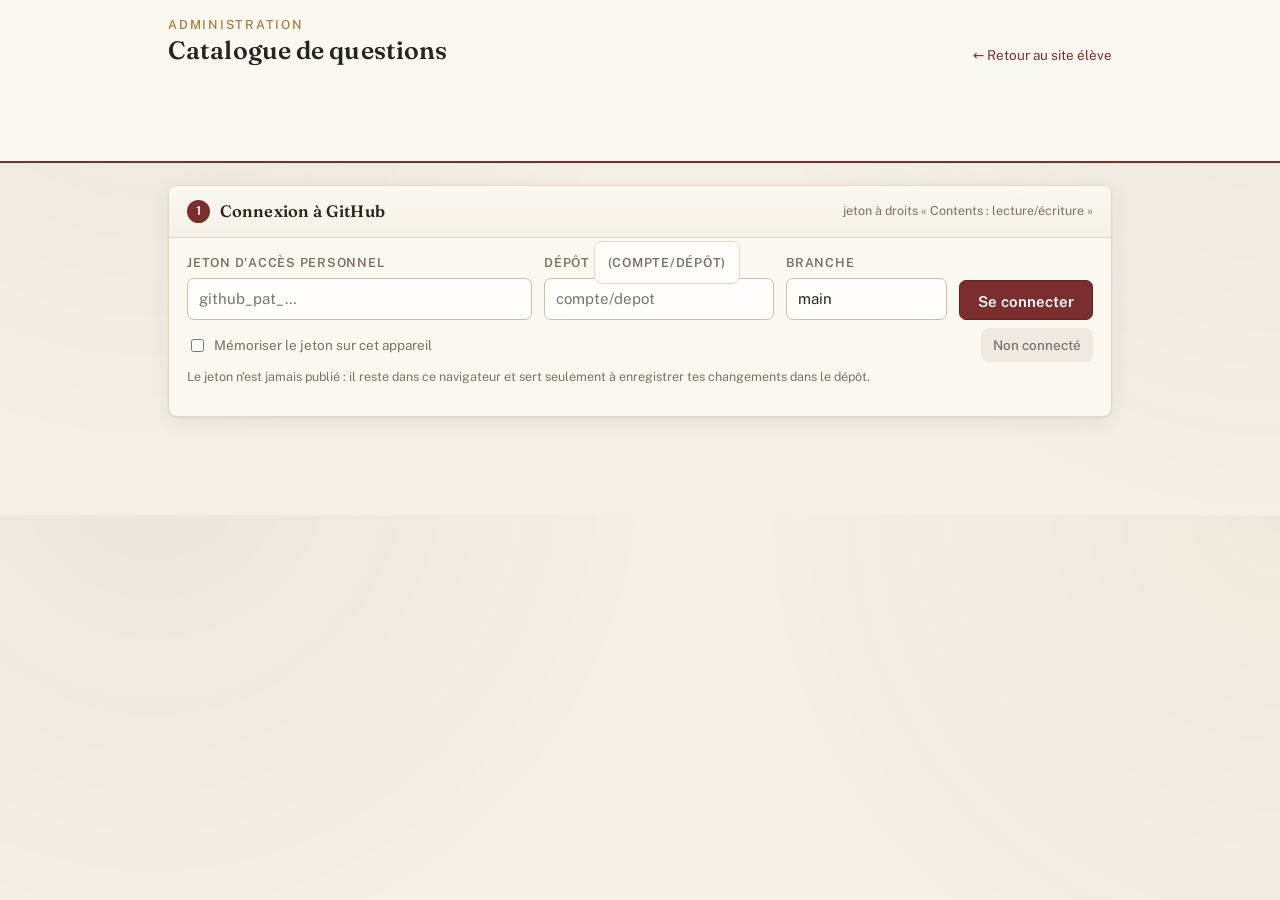
<file: admin/index.html>
<!doctype html>
<html lang="fr">
<head>
<meta charset="utf-8" />
<meta name="viewport" content="width=device-width, initial-scale=1.0" />
<meta name="robots" content="noindex" />
<title>Administration — Catalogue de questions</title>
<link rel="preconnect" href="https://fonts.googleapis.com">
<link rel="preconnect" href="https://fonts.gstatic.com" crossorigin>
<link href="https://fonts.googleapis.com/css2?family=Fraunces:opsz,wght@9..144,500;9..144,600&family=Public+Sans:ital,wght@0,400;0,500;0,600;1,400&display=swap" rel="stylesheet">
<style>
  :root{
    --bg:#f4efe7; --panel:#fbf8f2; --ink:#2a2420; --muted:#7b7167;
    --line:#e0d7c8; --line-strong:#cbbfab;
    --burgundy:#7a2e2e; --burgundy-deep:#5e2222; --burgundy-soft:#f0e2df;
    --gold:#a07d3a; --ok:#3f7d4e; --ok-bg:#e7f1e8; --err:#a53b2f; --err-bg:#f6e4e1;
    --radius:9px; --shadow:0 1px 2px rgba(42,36,32,.06),0 6px 22px rgba(42,36,32,.07);
  }
  *{box-sizing:border-box}
  html,body{margin:0}
  body{
    background:var(--bg);
    background-image:radial-gradient(circle at 12% -10%,rgba(122,46,46,.05),transparent 40%),
                     radial-gradient(circle at 100% 0,rgba(160,125,58,.06),transparent 38%);
    color:var(--ink); font-family:"Public Sans",system-ui,sans-serif; font-size:15px; line-height:1.5;
  }
  h1,h2,h3{font-family:"Fraunces",Georgia,serif; font-weight:600; letter-spacing:.1px; margin:0}
  a{color:var(--burgundy)}
  .wrap{max-width:980px; margin:0 auto; padding:0 18px 80px}

  header.top{
    border-bottom:2px solid var(--burgundy); background:var(--panel);
    padding:18px 0 16px; margin-bottom:22px; box-shadow:0 1px 0 rgba(0,0,0,.03);
  }
  .top .wrap{display:flex; align-items:flex-end; justify-content:space-between; gap:16px; flex-wrap:wrap}
  .top h1{font-size:25px; line-height:1.15}
  .top h1 small{display:block; font-family:"Public Sans"; font-weight:500; font-size:12.5px;
    letter-spacing:.14em; text-transform:uppercase; color:var(--gold); margin-bottom:4px}
  .backlink{font-size:13.5px; text-decoration:none; white-space:nowrap}
  .backlink:hover{text-decoration:underline}

  .card{background:var(--panel); border:1px solid var(--line); border-radius:var(--radius);
    box-shadow:var(--shadow); margin:0 0 18px; overflow:hidden}
  .card > .head{display:flex; align-items:center; gap:10px; padding:13px 18px;
    border-bottom:1px solid var(--line); background:linear-gradient(#fbf8f2,#f6f1e8)}
  .card > .head .n{width:23px;height:23px;border-radius:50%;background:var(--burgundy);color:#fff;
    font-size:12.5px;font-weight:600;display:grid;place-items:center;font-family:"Public Sans";flex:0 0 auto}
  .card > .head h2{font-size:16.5px}
  .card > .head .hint{margin-left:auto;color:var(--muted);font-size:12.5px;font-weight:400}
  .card > .body{padding:16px 18px}

  label.fld{display:block; margin:0 0 13px}
  label.fld > span.lab{display:block; font-size:12.5px; font-weight:600; color:var(--muted);
    text-transform:uppercase; letter-spacing:.06em; margin-bottom:5px}
  label.fld > span.sub{font-weight:400;text-transform:none;letter-spacing:0;color:var(--muted)}
  input[type=text],input[type=number],select,textarea{
    width:100%; padding:9px 11px; border:1px solid var(--line-strong); border-radius:7px;
    background:#fffdf9; color:var(--ink); font:inherit; transition:border-color .15s,box-shadow .15s}
  textarea{min-height:74px; resize:vertical; line-height:1.5}
  input:focus,select:focus,textarea:focus{outline:none; border-color:var(--burgundy);
    box-shadow:0 0 0 3px var(--burgundy-soft)}
  input[readonly]{background:#efe9df; color:var(--muted); cursor:default; font-family:ui-monospace,monospace; font-size:13.5px}
  .row{display:grid; gap:14px}
  .row.c2{grid-template-columns:1fr 1fr}
  .row.c3{grid-template-columns:1fr 1fr 1fr}
  @media(max-width:680px){.row.c2,.row.c3{grid-template-columns:1fr}}

  button{font:inherit; cursor:pointer; border-radius:7px; border:1px solid transparent; transition:all .15s}
  .btn{background:var(--burgundy); color:#fff; border-color:var(--burgundy-deep); padding:10px 18px; font-weight:600}
  .btn:hover{background:var(--burgundy-deep)}
  .btn:disabled{opacity:.45; cursor:not-allowed}
  .btn.ghost{background:#fff; color:var(--burgundy); border-color:var(--line-strong)}
  .btn.ghost:hover{border-color:var(--burgundy); background:var(--burgundy-soft)}
  .btn.danger{background:#fff;color:var(--err);border-color:#e3c4bd}
  .btn.danger:hover{background:var(--err-bg)}
  .btn.sm{padding:6px 12px; font-size:13px}
  .btn-add{background:var(--burgundy-soft); color:var(--burgundy-deep); border:1px dashed var(--line-strong);
    padding:8px 13px; font-weight:600; font-size:13.5px}
  .btn-add:hover{border-color:var(--burgundy); background:#f6e6e2}
  .x{background:none;border:none;color:var(--muted);font-size:18px;line-height:1;padding:2px 7px;border-radius:6px}
  .x:hover{background:var(--err-bg); color:var(--err)}

  .conn{display:grid; grid-template-columns:1.5fr 1fr .7fr auto; gap:12px; align-items:end}
  @media(max-width:680px){.conn{grid-template-columns:1fr}}
  .status{font-size:13.5px; font-weight:500; padding:7px 12px; border-radius:7px; display:inline-flex; gap:7px; align-items:center}
  .status.ok{background:var(--ok-bg); color:var(--ok)}
  .status.err{background:var(--err-bg); color:var(--err)}
  .status.idle{background:#efe9df; color:var(--muted)}
  .checkline{display:flex;align-items:center;gap:7px;font-size:13.5px;color:var(--muted);margin-top:8px}
  .checkline input{width:auto}

  .modebar{display:flex; gap:0; background:#efe7da; border:1px solid var(--line-strong); border-radius:9px; padding:4px; width:fit-content; flex-wrap:wrap}
  .modebar button{background:none; color:var(--muted); padding:8px 18px; font-weight:600; border-radius:6px}
  .modebar button.on{background:var(--burgundy); color:#fff; box-shadow:var(--shadow)}

  .sub{border:1px solid var(--line); border-radius:8px; background:#fffdf9; padding:13px; margin-bottom:11px; position:relative}
  .sub > .subhead{display:flex; align-items:center; gap:9px; margin-bottom:10px}
  .sub > .subhead .tag{font-size:11.5px; font-weight:700; letter-spacing:.05em; text-transform:uppercase; color:var(--burgundy)}
  .sub > .subhead .x{margin-left:auto}
  .listrow{display:flex; gap:8px; margin-bottom:7px; align-items:center}
  .listrow input[type=text]{flex:1}

  .muted{color:var(--muted)}
  .hide{display:none !important}
  .note{font-size:12.5px; color:var(--muted); margin-top:6px}
  .grid-cases{border-collapse:collapse; margin-top:8px}
  .grid-cases th,.grid-cases td{border:1px solid var(--line-strong); padding:7px 12px; text-align:center; font-size:13.5px}
  .grid-cases th{background:#f3ece0; font-weight:600}

  .filters{display:grid; grid-template-columns:repeat(4,1fr); gap:12px}
  @media(max-width:680px){.filters{grid-template-columns:1fr 1fr}}
  .qlist{max-height:260px; overflow:auto; border:1px solid var(--line); border-radius:8px; margin-top:12px; background:#fffdf9}
  .qitem{display:flex; gap:10px; align-items:center; padding:9px 13px; border-bottom:1px solid var(--line); cursor:pointer}
  .qitem:last-child{border-bottom:none}
  .qitem:hover{background:var(--burgundy-soft)}
  .qitem.sel{background:var(--burgundy-soft); box-shadow:inset 3px 0 0 var(--burgundy)}
  .qitem .qid{font-family:ui-monospace,monospace; font-size:12.5px; color:var(--burgundy-deep); flex:0 0 auto}
  .qitem .qtx{flex:1; font-size:13.5px; overflow:hidden; text-overflow:ellipsis; white-space:nowrap}
  .qitem .qmeta{font-size:11.5px; color:var(--muted); flex:0 0 auto}

  .actionbar{position:sticky; bottom:0; background:rgba(251,248,242,.96); backdrop-filter:blur(6px);
    border-top:2px solid var(--burgundy); margin-top:6px; padding:14px 0; z-index:10}
  .actionbar .wrap{display:flex; gap:12px; align-items:center; flex-wrap:wrap; padding-bottom:0}
  .actionbar .grow{flex:1}

  .toast{position:fixed; left:50%; bottom:84px; transform:translateX(-50%) translateY(20px);
    background:var(--ink); color:#fff; padding:12px 20px; border-radius:9px; box-shadow:var(--shadow);
    font-weight:500; opacity:0; pointer-events:none; transition:all .25s; z-index:50; max-width:90vw; text-align:center}
  .toast.show{opacity:1; transform:translateX(-50%) translateY(0)}
  .toast.err{background:var(--err)}
  .toast.ok{background:var(--ok)}

  details.preview summary{cursor:pointer; color:var(--muted); font-size:13px}
  pre.json{background:#2a2420; color:#e9e0d2; padding:14px; border-radius:8px; overflow:auto; font-size:12px; max-height:340px}
  code{font-family:ui-monospace,monospace; font-size:.92em; background:#efe7da; padding:1px 5px; border-radius:4px}

  /* ---- Sélecteur « Piger un document existant » ---- */
  .dp-overlay{position:fixed; inset:0; background:rgba(42,36,32,.55); backdrop-filter:blur(3px);
    display:grid; place-items:center; z-index:60; padding:18px}
  .dp-modal{background:var(--panel); border:1px solid var(--line-strong); border-radius:var(--radius);
    box-shadow:0 12px 40px rgba(42,36,32,.28); width:min(760px,94vw); max-height:86vh;
    display:flex; flex-direction:column; overflow:hidden}
  .dp-head{display:flex; align-items:center; gap:10px; padding:14px 18px; border-bottom:1px solid var(--line);
    background:linear-gradient(#fbf8f2,#f6f1e8)}
  .dp-head h3{font-family:"Fraunces",Georgia,serif; font-size:18px; margin:0}
  .dp-head .x{margin-left:auto}
  .dp-tools{padding:13px 18px; border-bottom:1px solid var(--line); display:flex; flex-direction:column; gap:10px}
  .dp-row2{display:flex; gap:12px; align-items:center; flex-wrap:wrap}
  .dp-chips{display:flex; gap:6px; background:#efe7da; border:1px solid var(--line-strong); border-radius:8px; padding:3px}
  .dp-chip{background:none; color:var(--muted); padding:6px 13px; font-weight:600; font-size:13px; border-radius:6px}
  .dp-chip.on{background:var(--burgundy); color:#fff}
  .dp-row2 select{flex:1; min-width:180px}
  .dp-list{overflow:auto; padding:8px; display:flex; flex-direction:column; gap:7px; background:#fffdf9}
  .dp-item{display:flex; gap:12px; align-items:center; text-align:left; width:100%; cursor:pointer;
    background:#fff; border:1px solid var(--line); border-radius:8px; padding:9px 11px}
  .dp-item:hover{border-color:var(--burgundy); background:var(--burgundy-soft)}
  .dp-thumb{flex:0 0 56px; width:56px; height:56px; border-radius:6px; overflow:hidden;
    display:grid; place-items:center; background:#f3ece0; border:1px solid var(--line)}
  .dp-thumb img{width:100%; height:100%; object-fit:cover; display:block}
  .dp-thumb.txt{color:var(--line-strong); font-size:24px; font-family:Georgia,serif}
  .dp-it-body{flex:1; min-width:0; display:flex; flex-direction:column; gap:3px}
  .dp-it-title{font-weight:600; font-size:14px; color:var(--ink); white-space:nowrap; overflow:hidden; text-overflow:ellipsis}
  .dp-it-snip{font-size:12.5px; color:var(--muted); line-height:1.4;
    display:-webkit-box; -webkit-line-clamp:2; -webkit-box-orient:vertical; overflow:hidden}
  .dp-it-meta{font-size:11px; color:var(--gold); text-transform:uppercase; letter-spacing:.04em;
    white-space:nowrap; overflow:hidden; text-overflow:ellipsis}
  .dp-pick{flex:0 0 auto; font-size:12.5px; font-weight:700; color:var(--burgundy); white-space:nowrap}
  .dp-empty{padding:26px 18px; text-align:center; color:var(--muted); font-size:13.5px}
  .dp-foot{display:flex; gap:12px; align-items:center; flex-wrap:wrap; padding:12px 18px;
    border-top:1px solid var(--line); background:var(--panel)}
  @media(max-width:680px){.dp-thumb{flex-basis:44px;width:44px;height:44px}}

  /* — Visibilité des blocs selon la compétence (classe du <body> : comp-oi / comp-c1 / comp-c2) — */
  body.comp-c1 .oi-only, body.comp-c2 .oi-only{display:none !important}
  body.comp-oi .c1-only, body.comp-oi .c2-only, body.comp-oi .cx-only{display:none !important}
  body.comp-c1 .c2-only, body.comp-c2 .c1-only{display:none !important}
  .autoBox{background:#f3efe6; border:1px dashed var(--line-strong); border-radius:var(--radius);
    padding:11px 14px; font-size:13.5px; color:#5b5446}
  .autoBullets{margin:6px 0 8px 18px; padding:0}
  .autoBullets li{font-size:13px; color:#5b5446; margin:2px 0}
  .voletCard{margin-top:10px}
  .docRefIn{flex:0 0 150px !important}
</style>
</head>
<body class="comp-oi">

<header class="top">
  <div class="wrap">
    <h1><small>Administration</small>Catalogue de questions</h1>
    <a class="backlink" id="backlink" href="../index.html">&larr; Retour au site &eacute;l&egrave;ve</a>
  </div>
</header>

<div class="wrap">

  <section class="card">
    <div class="head"><span class="n">1</span><h2>Connexion &agrave; GitHub</h2>
      <span class="hint">jeton &agrave; droits « Contents : lecture/&eacute;criture »</span></div>
    <div class="body">
      <div class="conn">
        <label class="fld" style="margin:0">
          <span class="lab">Jeton d'acc&egrave;s personnel</span>
          <input type="text" id="token" placeholder="github_pat_…" autocomplete="off" spellcheck="false">
        </label>
        <label class="fld" style="margin:0">
          <span class="lab">D&eacute;p&ocirc;t <span class="sub">(compte/d&eacute;p&ocirc;t)</span></span>
          <input type="text" id="repo" placeholder="compte/depot">
        </label>
        <label class="fld" style="margin:0">
          <span class="lab">Branche</span>
          <input type="text" id="branch" value="main">
        </label>
        <button class="btn" id="btnConnect" style="height:40px">Se connecter</button>
      </div>
      <div class="checkline">
        <input type="checkbox" id="remember"><label for="remember" style="margin:0;cursor:pointer">M&eacute;moriser le jeton sur cet appareil</label>
        <span style="flex:1"></span>
        <span class="status idle" id="connStatus">Non connect&eacute;</span>
      </div>
      <p class="note">Le jeton n'est jamais publi&eacute; : il reste dans ce navigateur et sert seulement &agrave; enregistrer tes changements dans le d&eacute;p&ocirc;t.</p>
    </div>
  </section>

  <div id="editor" class="hide">

    <section class="card">
      <div class="head"><span class="n">2</span><h2>Que veux-tu faire ?</h2></div>
      <div class="body">
        <div class="modebar">
          <button id="modeNew" class="on">&#65291; Nouvelle question</button>
          <button id="modeEdit">&#9998; Modifier une question existante</button>
        </div>
        <div id="editPicker" class="hide" style="margin-top:16px">
          <div class="filters">
            <label class="fld" style="margin:0"><span class="lab">Ann&eacute;e</span>
              <select id="fNiveau"><option value="">Toutes</option><option value="3">3e secondaire</option><option value="4">4e secondaire</option></select></label>
            <label class="fld" style="margin:0"><span class="lab">Op&eacute;ration</span>
              <select id="fOp"><option value="">Toutes</option></select></label>
            <label class="fld" style="margin:0"><span class="lab">R&eacute;alit&eacute; sociale</span>
              <select id="fRealite"><option value="">Toutes</option></select></label>
            <label class="fld" style="margin:0"><span class="lab">Recherche</span>
              <input type="text" id="fSearch" placeholder="mot-cl&eacute;, id…"></label>
          </div>
          <div class="qlist" id="qlist"></div>
          <div style="display:flex; gap:10px; margin-top:12px; flex-wrap:wrap">
            <button class="btn ghost sm" id="btnDuplicate" disabled>&#128203; Dupliquer en nouvelle</button>
            <button class="btn danger sm" id="btnDelete" disabled>&#128465; Supprimer cette question</button>
          </div>
        </div>
      </div>
    </section>

    <section class="card">
      <div class="head"><span class="n">3</span><h2>Identification</h2></div>
      <div class="body">
        <div class="row">
          <label class="fld"><span class="lab">Identifiant <span class="sub" id="qidHint">(g&eacute;n&eacute;r&eacute; automatiquement)</span></span>
            <input type="text" id="qid" spellcheck="false" readonly>
            <div class="checkline hide" id="qidCustomWrap" style="margin-top:6px">
              <input type="checkbox" id="qidCustom"><label for="qidCustom" style="margin:0;cursor:pointer">Personnaliser l'identifiant</label>
            </div></label>
          <input type="hidden" id="qnumero"><!-- num&eacute;ro g&eacute;r&eacute; automatiquement en coulisses -->
        </div>
        <div class="row">
          <label class="fld"><span class="lab">Type de question</span>
            <select id="qcomp">
              <option value="oi">Op&eacute;ration intellectuelle (questions courtes)</option>
              <option value="c1">Comp&eacute;tence 1 &mdash; Caract&eacute;riser une p&eacute;riode (sch&eacute;ma /8)</option>
              <option value="c2">Comp&eacute;tence 2 &mdash; Interpr&eacute;ter une r&eacute;alit&eacute; sociale (texte de 150 mots /8)</option>
            </select></label>
        </div>
        <div class="row c3">
          <label class="fld"><span class="lab">R&eacute;alit&eacute; sociale</span><select id="qrealite"></select></label>
          <label class="fld oi-only"><span class="lab">Op&eacute;ration intellectuelle</span><select id="qop"></select></label>
          <label class="fld"><span class="lab">P&eacute;riode <span class="sub">(d&eacute;duite de la r&eacute;alit&eacute;)</span></span>
            <input type="text" id="qperiode" readonly tabindex="-1" style="background:#f3efe6;color:#5b5446"></label>
        </div>
      </div>
    </section>

    <section class="card">
      <div class="head"><span class="n">4</span><h2>&Eacute;nonc&eacute;</h2></div>
      <div class="body">
        <label class="fld c2-only"><span class="lab">Mise en situation <span class="sub">(facultatif &mdash; court paragraphe affich&eacute; avant la consigne)</span></span><textarea id="qcontexte"></textarea></label>
        <label class="fld"><span class="lab">Consigne</span><textarea id="qprompt"></textarea></label>
        <div class="c2-only">
          <label class="fld" style="margin-bottom:7px"><span class="lab">&laquo;&nbsp;Dans ton texte, tu devras :&nbsp;&raquo; <span class="sub">(les deux attentes du texte &mdash; l&rsquo;intro est ajout&eacute;e automatiquement)</span></span></label>
          <div id="sousConsignes"></div>
          <button class="btn-add" id="addSousConsigne" type="button">&#65291; Ajouter une attente</button>
        </div>
        <div class="cx-only" style="margin-top:14px">
          <label class="fld" style="margin-bottom:4px"><span class="lab">Consignes (puces) <span class="sub">&mdash; g&eacute;n&eacute;r&eacute;es automatiquement d&rsquo;apr&egrave;s les documents</span></span></label>
          <div class="autoBox">
            <ul class="autoBullets" id="autoBulletsPreview"></ul>
            <label class="checkline" style="margin:0"><input type="checkbox" id="bulletsCustom"> Personnaliser les consignes</label>
          </div>
          <div id="bulletsCustomWrap" class="hide" style="margin-top:8px">
            <div id="cxBullets"></div>
            <button class="btn-add" id="addCxBullet" type="button">&#65291; Ajouter une consigne</button>
          </div>
        </div>
        <details class="preview oi-only">
          <summary>Options avanc&eacute;es : puces &amp; mots en gras <span class="muted">(surtout pour la causalit&eacute;)</span></summary>
          <div style="padding-top:12px">
            <label class="fld" style="margin-bottom:7px"><span class="lab">Puces <span class="sub">(&eacute;l&eacute;ments &agrave; relier)</span></span></label>
            <div id="bullets"></div>
            <button class="btn-add" id="addBullet" type="button">&#65291; Ajouter une puce</button>
            <label class="fld" style="margin:18px 0 7px"><span class="lab">Instructions <span class="sub">(fragments ; coche « gras » pour les mots &agrave; mettre en gras)</span></span></label>
            <div id="instructions"></div>
            <button class="btn-add" id="addInstr" type="button">&#65291; Ajouter un fragment</button>
            <p class="note">Astuce : pour une question de causalit&eacute;, on a typiquement « Fais des phrases compl&egrave;tes… » avec <em>but / cause / cons&eacute;quence / explication</em> en gras.</p>
          </div>
        </details>
      </div>
    </section>

    <section class="card">
      <div class="head"><span class="n">5</span><h2>Espace de r&eacute;ponse</h2></div>
      <div class="body">
        <label class="fld oi-only" style="max-width:380px"><span class="lab">Type de r&eacute;ponse</span>
          <select id="rsType">
            <option value="lines">Lignes de r&eacute;ponse</option>
            <option value="labeled-list">Liste &agrave; libell&eacute;s (lettres)</option>
            <option value="chrono-ordering">Mise en ordre chronologique</option>
            <option value="before-after-axis">Axe avant / apr&egrave;s</option>
            <option value="checkbox-table">Tableau &agrave; cocher</option>
            <option value="category-buckets">Classer en cat&eacute;gories</option>
            <option value="timeline-segments">P&eacute;riodes sur une ligne du temps</option>
          </select></label>
        <div id="rsFields" class="oi-only"></div>

        <div id="c1Schema" class="c1-only">
          <p class="note" style="margin-top:0">Sch&eacute;ma invariant des &eacute;preuves C1 : un objet de description et deux mises en relation (1&nbsp;&eacute;l&eacute;ment central + 2&nbsp;satellites chacune). Saisis uniquement les libell&eacute;s des bulles &mdash; tout le reste est g&eacute;n&eacute;r&eacute; automatiquement.</p>
          <label class="fld"><span class="lab">Bulle &laquo;&nbsp;objet de la description&nbsp;&raquo;</span><input type="text" id="c1Objet" placeholder="ex. Famille linguistique"></label>
          <div class="sub voletCard">
            <div class="subhead"><span class="tag">Premi&egrave;re mise en relation</span></div>
            <label class="fld"><span class="lab">&Eacute;l&eacute;ment central</span><input type="text" id="c1r1c" placeholder="ex. Mode de vie"></label>
            <div class="row c2">
              <label class="fld"><span class="lab">Satellite 1</span><input type="text" id="c1r1s1"></label>
              <label class="fld"><span class="lab">Satellite 2</span><input type="text" id="c1r1s2"></label>
            </div>
          </div>
          <div class="sub voletCard">
            <div class="subhead"><span class="tag">Deuxi&egrave;me mise en relation</span></div>
            <label class="fld"><span class="lab">&Eacute;l&eacute;ment central</span><input type="text" id="c1r2c"></label>
            <div class="row c2">
              <label class="fld"><span class="lab">Satellite 1</span><input type="text" id="c1r2s1"></label>
              <label class="fld"><span class="lab">Satellite 2</span><input type="text" id="c1r2s2"></label>
            </div>
          </div>
        </div>

        <div id="c2Schema" class="c2-only">
          <p class="note" style="margin-top:0">Sch&eacute;ma invariant des &eacute;preuves C2 : deux volets (&eacute;l&eacute;ment de r&eacute;ponse + explication). La page &laquo;&nbsp;Texte de 150 mots&nbsp;&raquo; et la note &laquo;&nbsp;seul le texte sera corrig&eacute;&nbsp;&raquo; sont ajout&eacute;es automatiquement.</p>
          <label class="fld"><span class="lab">Titre central du sch&eacute;ma <span class="sub">(facultatif &mdash; encadr&eacute; au-dessus des deux volets)</span></span><input type="text" id="c2Titre" placeholder="ex. La r&eacute;cession des ann&eacute;es 1980"></label>
          <div class="sub voletCard">
            <div class="subhead"><span class="tag">Volet 1</span></div>
            <label class="fld"><span class="lab">Consigne &laquo;&nbsp;Indique&hellip;&nbsp;&raquo;</span><input type="text" id="c2v1i" placeholder="ex. Indique un effet de la r&eacute;cession sur les emplois."></label>
            <label class="fld"><span class="lab">Consigne &laquo;&nbsp;Explique&hellip;&nbsp;&raquo;</span><input type="text" id="c2v1r" placeholder="ex. Explique pourquoi cela se produit."></label>
          </div>
          <div class="sub voletCard">
            <div class="subhead"><span class="tag">Volet 2</span></div>
            <label class="fld"><span class="lab">Consigne &laquo;&nbsp;Indique&hellip;&nbsp;&raquo;</span><input type="text" id="c2v2i"></label>
            <label class="fld"><span class="lab">Consigne &laquo;&nbsp;Explique&hellip;&nbsp;&raquo;</span><input type="text" id="c2v2r"></label>
          </div>
        </div>
      </div>
    </section>

    <section class="card">
      <div class="head"><span class="n">6</span><h2>R&eacute;glettes d'&eacute;valuation</h2>
        <span class="hint">choisis une r&eacute;glette pr&eacute;m&eacute;moris&eacute;e pour aller vite</span></div>
      <div class="body">
        <div class="cx-only">
          <div class="autoBox" id="autoGridInfo"></div>
          <div class="c2-only row c2" style="margin-top:12px">
            <label class="fld" style="margin:0"><span class="lab">Libell&eacute; de la 1<sup>re</sup> ligne de la grille</span><input type="text" id="c2Row1" value="Premier &eacute;l&eacute;ment de r&eacute;ponse"></label>
            <label class="fld" style="margin:0"><span class="lab">Libell&eacute; de la 2<sup>e</sup> ligne</span><input type="text" id="c2Row2" value="Deuxi&egrave;me &eacute;l&eacute;ment de r&eacute;ponse"></label>
          </div>
        </div>
        <div id="reglettes" class="oi-only"></div>
        <button class="btn-add oi-only" id="addReglette" type="button">&#65291; Ajouter une r&eacute;glette</button>
      </div>
    </section>

    <section class="card">
      <div class="head"><span class="n">7</span><h2>Documents</h2>
        <span class="hint">encadr&eacute;s affich&eacute;s sous la question</span></div>
      <div class="body">
        <div id="documents"></div>
        <div style="display:flex; gap:9px; flex-wrap:wrap">
          <button class="btn-add" data-layout="text-only" type="button">&#65291; Texte</button>
          <button class="btn-add" data-layout="image-only" type="button">&#65291; Image</button>
          <button class="btn-add" data-layout="text-image" type="button">&#65291; Texte + image</button>
          <button class="btn-add" id="btnPickDoc" type="button" style="border-style:solid; margin-left:auto">&#128206; Piger un document existant</button>
        </div>
        <label class="checkline" style="margin-top:10px"><input type="checkbox" id="qCantSplit"> Garder tous les documents ensemble <span class="sub">(ne pas r&eacute;partir les documents sur deux pages)</span></label>
        <details class="preview" style="margin-top:14px">
          <summary>T&eacute;l&eacute;verser une image dans le d&eacute;p&ocirc;t</summary>
          <div class="sub" style="margin-top:10px">
            <div class="row c2">
              <label class="fld" style="margin:0"><span class="lab">Fichier image</span><input type="file" id="imgFile" accept="image/*"></label>
              <label class="fld" style="margin:0"><span class="lab">Dossier <span class="sub">(automatique, d'apr&egrave;s l'identifiant)</span></span><input type="text" id="imgFolder" readonly tabindex="-1" style="background:#f3efe6;color:#5b5446" placeholder="(d&eacute;fini par l'identifiant de la question)"></label>
            </div>
            <button class="btn ghost sm" id="btnUpload" type="button">&#8593; T&eacute;l&eacute;verser</button>
            <span id="uploadMsg" class="note"></span>
          </div>
        </details>
      </div>
    </section>

    <section class="card">
      <div class="head"><span class="n">8</span><h2>Corrig&eacute;</h2></div>
      <div class="body">
        <label class="fld oi-only" style="max-width:380px"><span class="lab">Forme du corrig&eacute;</span>
          <select id="corType">
            <option value="texte">Texte (r&eacute;ponse r&eacute;dig&eacute;e)</option>
            <option value="lettres">Lettres / positions</option>
            <option value="avant_apres">Avant / Apr&egrave;s</option>
            <option value="cases">Cases coch&eacute;es (tableau)</option>
            <option value="buckets">Classement par cat&eacute;gories</option>
          </select></label>
        <div id="corFields" class="oi-only"></div>

        <div id="c1Cor" class="c1-only">
          <p class="note" style="margin-top:0">Pour chaque bulle du sch&eacute;ma : la r&eacute;ponse attendue et, s&rsquo;il y a lieu, le document de r&eacute;f&eacute;rence (ex.&nbsp;&laquo;&nbsp;Document 4&nbsp;&raquo; &mdash; suggestions tir&eacute;es de la section&nbsp;7).</p>
          <label class="fld"><span class="lab">Objet de la description &mdash; <span class="c1hint" data-for="c1Objet"></span></span><input type="text" id="c1aObjet" placeholder="ex. Iroquoienne (ou Les Iroquoiens)"></label>
          <div class="sub voletCard">
            <div class="subhead"><span class="tag">Premi&egrave;re mise en relation</span></div>
            <label class="fld"><span class="lab">&Eacute;l&eacute;ment central &mdash; <span class="c1hint" data-for="c1r1c"></span></span></label>
            <div class="listrow"><input type="text" id="c1ar1c" placeholder="r&eacute;ponse attendue"><input type="text" id="c1ar1cd" class="docRefIn" list="docRefList" placeholder="Document n&deg;"></div>
            <label class="fld"><span class="lab">Satellite 1 &mdash; <span class="c1hint" data-for="c1r1s1"></span></span></label>
            <div class="listrow"><input type="text" id="c1ar1s1" placeholder="r&eacute;ponse attendue"><input type="text" id="c1ar1s1d" class="docRefIn" list="docRefList" placeholder="Document n&deg;"></div>
            <label class="fld"><span class="lab">Satellite 2 &mdash; <span class="c1hint" data-for="c1r1s2"></span></span></label>
            <div class="listrow"><input type="text" id="c1ar1s2" placeholder="r&eacute;ponse attendue"><input type="text" id="c1ar1s2d" class="docRefIn" list="docRefList" placeholder="Document n&deg;"></div>
          </div>
          <div class="sub voletCard">
            <div class="subhead"><span class="tag">Deuxi&egrave;me mise en relation</span></div>
            <label class="fld"><span class="lab">&Eacute;l&eacute;ment central &mdash; <span class="c1hint" data-for="c1r2c"></span></span></label>
            <div class="listrow"><input type="text" id="c1ar2c" placeholder="r&eacute;ponse attendue"><input type="text" id="c1ar2cd" class="docRefIn" list="docRefList" placeholder="Document n&deg;"></div>
            <label class="fld"><span class="lab">Satellite 1 &mdash; <span class="c1hint" data-for="c1r2s1"></span></span></label>
            <div class="listrow"><input type="text" id="c1ar2s1" placeholder="r&eacute;ponse attendue"><input type="text" id="c1ar2s1d" class="docRefIn" list="docRefList" placeholder="Document n&deg;"></div>
            <label class="fld"><span class="lab">Satellite 2 &mdash; <span class="c1hint" data-for="c1r2s2"></span></span></label>
            <div class="listrow"><input type="text" id="c1ar2s2" placeholder="r&eacute;ponse attendue"><input type="text" id="c1ar2s2d" class="docRefIn" list="docRefList" placeholder="Document n&deg;"></div>
          </div>
        </div>

        <div id="c2Cor" class="c2-only">
          <p class="note" style="margin-top:0">Pour chaque volet : les r&eacute;ponses accept&eacute;es (alternatives &laquo;&nbsp;OU&nbsp;&raquo;, une par ligne) et, s&rsquo;il y a lieu, les documents de r&eacute;f&eacute;rence.</p>
          <div class="sub voletCard">
            <div class="subhead"><span class="tag">Volet 1</span></div>
            <label class="fld"><span class="lab">&Eacute;l&eacute;ments de r&eacute;ponse accept&eacute;s</span></label>
            <div id="c2e1"></div><button class="btn-add addC2" data-target="c2e1" data-ph="r&eacute;ponse accept&eacute;e" type="button">&#65291; Alternative</button>
            <label class="fld" style="margin-top:8px"><span class="lab">Document(s) de r&eacute;f&eacute;rence <span class="sub">(facultatif)</span></span><input type="text" id="c2e1d" list="docRefList" placeholder="ex. Document 5"></label>
            <label class="fld" style="margin-top:8px"><span class="lab">Explications accept&eacute;es</span></label>
            <div id="c2r1"></div><button class="btn-add addC2" data-target="c2r1" data-ph="explication accept&eacute;e" type="button">&#65291; Alternative</button>
            <label class="fld" style="margin-top:8px"><span class="lab">Document(s) de r&eacute;f&eacute;rence <span class="sub">(facultatif)</span></span><input type="text" id="c2r1d" list="docRefList" placeholder="ex. Documents 2 et 4"></label>
          </div>
          <div class="sub voletCard">
            <div class="subhead"><span class="tag">Volet 2</span></div>
            <label class="fld"><span class="lab">&Eacute;l&eacute;ments de r&eacute;ponse accept&eacute;s</span></label>
            <div id="c2e2"></div><button class="btn-add addC2" data-target="c2e2" data-ph="r&eacute;ponse accept&eacute;e" type="button">&#65291; Alternative</button>
            <label class="fld" style="margin-top:8px"><span class="lab">Document(s) de r&eacute;f&eacute;rence <span class="sub">(facultatif)</span></span><input type="text" id="c2e2d" list="docRefList" placeholder="ex. Document 3"></label>
            <label class="fld" style="margin-top:8px"><span class="lab">Explications accept&eacute;es</span></label>
            <div id="c2r2"></div><button class="btn-add addC2" data-target="c2r2" data-ph="explication accept&eacute;e" type="button">&#65291; Alternative</button>
            <label class="fld" style="margin-top:8px"><span class="lab">Document(s) de r&eacute;f&eacute;rence <span class="sub">(facultatif)</span></span><input type="text" id="c2r2d" list="docRefList" placeholder="ex. Documents 1 et 6"></label>
          </div>
          <details class="preview" style="margin-top:12px">
            <summary>Remarques de correction &amp; texte mod&egrave;le <span class="muted">(facultatif)</span></summary>
            <div style="padding-top:12px">
              <label class="fld" style="margin-bottom:7px"><span class="lab">Remarques de la cl&eacute; <span class="sub">(rendues en italique gris dans le guide)</span></span></label>
              <div id="c2Remarques"></div>
              <button class="btn-add" id="addC2Rem" type="button">&#65291; Remarque</button>
              <label class="fld" style="margin-top:14px"><span class="lab">Texte mod&egrave;le &mdash; volet 1</span><textarea id="c2txt1"></textarea></label>
              <label class="fld"><span class="lab">Texte mod&egrave;le &mdash; volet 2</span><textarea id="c2txt2"></textarea></label>
            </div>
          </details>
        </div>
        <datalist id="docRefList"></datalist>
      </div>
    </section>

    <details class="preview card" style="box-shadow:none">
      <summary style="padding:12px 18px">Voir le JSON de cette question (avanc&eacute;)</summary>
      <div style="padding:0 18px 16px"><pre class="json" id="jsonPreview"></pre></div>
    </details>

  </div>
</div>

<div class="actionbar hide" id="actionbar">
  <div class="wrap">
    <button class="btn" id="btnPublish">&#10003; Publier sur GitHub</button>
    <button class="btn ghost" id="btnReset">R&eacute;initialiser le formulaire</button>
    <span class="grow"></span>
    <span class="muted" id="catalogInfo"></span>
  </div>
</div>

<!-- Sélecteur « Piger un document existant » -->
<div class="dp-overlay hide" id="docPicker" aria-hidden="true">
  <div class="dp-modal" role="dialog" aria-label="Piger un document existant">
    <div class="dp-head">
      <h3>Piger un document existant</h3>
      <button class="x" type="button" data-close aria-label="Fermer">&times;</button>
    </div>
    <div class="dp-tools">
      <input type="text" id="dpSearch" placeholder="Rechercher dans les titres, le texte, la r&eacute;alit&eacute; sociale&hellip;">
      <div class="dp-row2">
        <div class="dp-chips">
          <button type="button" class="dp-chip on" data-type="all">Tous</button>
          <button type="button" class="dp-chip" data-type="text">Avec texte</button>
          <button type="button" class="dp-chip" data-type="image">Avec image</button>
        </div>
        <select id="dpRealite"></select>
      </div>
    </div>
    <div class="dp-list" id="dpList"></div>
    <div class="dp-foot">
      <span class="muted" id="dpCount"></span>
      <span style="flex:1"></span>
      <span class="note" style="margin:0">Chaque s&eacute;lection cr&eacute;e une <strong>copie ind&eacute;pendante</strong>.</span>
      <button class="btn ghost sm" type="button" data-close>Termin&eacute;</button>
    </div>
  </div>
</div>

<div class="toast" id="toast"></div>

<script src="../assets/js/data.js"></script>
<script>
(function(){
  'use strict';
  const $ = s => document.querySelector(s);
  const $$ = (s,root)=> Array.from((root||document).querySelectorAll(s));
  const DATA = window.DATA || { realites_sociales:[], operations_intellectuelles:[], questions:[] };

  const store = { sha:null, file:{questions:[]}, currentIndex:-1, mode:'new' };
  let presets = [];
  let presetBySig = {};
  let opRegGroups = {};  // opération de question -> ensemble des opLabels de réglettes réellement utilisés avec elle
  // signature normalisée d'une réglette (ignore id/label, traite null et "" pareil, ordre de clés fixe)
  function regSig(r){
    if(!r) return '';
    const o={ type:r.type, opLabel:r.opLabel||'', maxPoints:r.maxPoints };
    if(r.type==='complex'){
      o.rows=(r.rows||[]).map(x=>({precise:(x.precise==null?'':x.precise), condition:(x.condition==null?'':x.condition), points:String(x.points)}));
    } else {
      o.levels=(r.levels||[]).map(x=>({points:String(x.points), condition:(x.condition==null?'':x.condition)}));
    }
    if(r.footnote) o.footnote=r.footnote;
    return JSON.stringify(o);
  }
  let numeroTouched = false;

  // ===================== Compétences 1 & 2 : invariants =====================
  // Grille C1 invariante (/8) — copie conforme de R_C1_DESCRIPTION_8PT (data.js).
  const C1_GRID = {
    type: "c1-grid",
    opLabel: "Caractériser une période de l'histoire du Québec et du Canada",
    critere: "Critère : représentation cohérente d'une période de l'histoire du Québec et du Canada",
    maxPoints: 8,
    objet: {
      title: "Indiquer l'objet de la description",
      levels: [
        { condition: "L'élève indique correctement l'objet de la description.", points: "2 points" },
        { condition: "L'élève indique plus ou moins correctement l'objet de la description.", points: "1 point" },
        { condition: "L'élève indique incorrectement ou n'indique pas l'objet de la description.", points: "0 point" }
      ]
    },
    relationTitle: "Préciser les éléments mis en relation",
    relationLabels: ["Première mise en relation", "Deuxième mise en relation"],
    relationMatrix: [
      { central: "L'élève précise correctement l'élément central",
        branches: [
          { condition: "et précise les deux autres éléments.", points: "3 points" },
          { condition: "et précise l'un des deux autres éléments.", points: "2 points" },
          { condition: "mais ne précise pas les deux autres éléments.", points: "1 point" }
        ] },
      { central: "L'élève précise plus ou moins correctement l'élément central",
        branches: [
          { condition: "et précise les deux autres éléments.", points: "2 points" },
          { condition: "et précise l'un des deux autres éléments.", points: "1 point" },
          { condition: "mais ne précise pas les deux autres éléments.", points: "0 point" }
        ] },
      { central: "L'élève précise incorrectement ou ne précise pas l'élément central",
        branches: [
          { condition: "mais précise les deux autres éléments.", points: "1 point" },
          { condition: "mais précise l'un des deux autres éléments ou n'en précise pas.", points: "0 point" }
        ] }
    ]
  };
  // Grille C2 invariante (/8) — copie conforme de R_C2_INTERPRETATION_8PT (data.js) ; rowLabels personnalisables.
  const C2_GRID = {
    type: "c2-grid",
    opLabel: "Interpréter une réalité sociale",
    critere: "Critère : rigueur de l'interprétation",
    maxPoints: 8,
    rowLabels: ["Premier élément de réponse", "Deuxième élément de réponse"],
    colTitles: ["Indiquer les éléments de réponse", "Appuyer les éléments de réponse par des faits"],
    indiquer: {
      label: "L'élève indique l'élément de réponse",
      levels: [
        { condition: "correctement", points: "2 points" },
        { condition: "plus ou moins correctement", points: "1 point" }
      ],
      zero: { label: "L'élève indique incorrectement ou n'indique pas l'élément de réponse.", points: "0 point" }
    },
    appuyer: {
      label: "L'élève appuie l'élément de réponse de manière",
      levels: [
        { condition: "appropriée.", points: "2 points" },
        { condition: "plus ou moins appropriée.", points: "1 point" },
        { condition: "inappropriée.", points: "0 point" }
      ],
      faits: {
        label: "L'élève présente des faits",
        levels: [
          { condition: "exacts et pertinents.", points: "1 point" },
          { condition: "inexacts.", points: "0 point" }
        ]
      }
    }
  };
  const C2_NOTE = "Note : seul le texte sera corrigé.";
  const C2_SC_INTRO = "Dans ton texte, tu devras :";
  let comp = 'oi';   // 'oi' | 'c1' | 'c2'
  let cxRegId = null; // id de la réglette d'origine (préservé en édition C1/C2)
  function setComp(c, opts){
    comp = (c==='c1'||c==='c2') ? c : 'oi';
    $('#qcomp').value = comp;
    document.body.className = 'comp-'+comp;
    const gi = $('#autoGridInfo');
    if(gi) gi.innerHTML = comp==='c1'
      ? '<strong>R\u00e9glette g\u00e9n\u00e9r\u00e9e automatiquement</strong> : grille invariante \u00ab\u00a0Caract\u00e9riser une p\u00e9riode\u00a0\u00bb sur 8 points (objet /2 + deux mises en relation /3). Rien \u00e0 saisir ici.'
      : comp==='c2'
      ? '<strong>Grille g\u00e9n\u00e9r\u00e9e automatiquement</strong> : \u00ab\u00a0Interpr\u00e9ter une r\u00e9alit\u00e9 sociale\u00a0\u00bb sur 8 points (2 \u00e9l\u00e9ments \u00d7 4 points). Seuls les libell\u00e9s des deux lignes peuvent \u00eatre ajust\u00e9s ci-dessous (ex. \u00ab\u00a0Premi\u00e8re cause\u00a0\u00bb, \u00ab\u00a0Premier changement\u00a0\u00bb\u2026).'
      : '';
    if(!(opts && opts.keepId) && store.mode==='new'){ numeroTouched=false; applyAutoNumero(); applyAutoId(); }
    ensureCxSeeds();
    updateAutoBullets(); refreshDocRefList(); refreshPreview();
  }
  // amorce une rangée vide dans les listes C2 encore vides (sans toucher au reste du formulaire)
  function ensureCxSeeds(){
    if(comp!=='c2') return;
    if(!$('#sousConsignes').querySelector('.listrow')) stringListEditor($('#sousConsignes'), ['',''], 'ex. indiquer \u2026 et expliquer \u2026;');
    [1,2].forEach(i=>{
      if(!$('#c2e'+i).querySelector('.listrow')) stringListEditor($('#c2e'+i), [], 'r\u00e9ponse accept\u00e9e');
      if(!$('#c2r'+i).querySelector('.listrow')) stringListEditor($('#c2r'+i), [], 'explication accept\u00e9e');
    });
    if(!$('#c2Remarques').querySelector('.listrow')) stringListEditor($('#c2Remarques'), [], 'remarque de correction');
  }

  // ----- Génération automatique de l'identifiant -----
  const OP_SLUG = {
    '\u00c9tablir des faits':'faits',
    "Situer dans le temps et dans l'espace":'situer',
    'Mettre en relation des faits':'relation',
    '\u00c9tablir des liens de causalit\u00e9':'causalite',
    'D\u00e9terminer des causes et des cons\u00e9quences':'causes',
    'D\u00e9gager des diff\u00e9rences et des similitudes':'differences',
    'D\u00e9terminer des changements et des continuit\u00e9s':'changements'
  };
  const REAL_SLUG = {
    'experience-autochtones-projet-colonie':'experience-autochtones',
    'evolution-societe-coloniale':'evolution-coloniale',
    'conquete-changement-empire':'conquete',
    'revendications-luttes-nationales':'revendications',
    'formation-regime-federal':'fc',
    'nationalismes-autonomie-canada':'na',
    'modernisation-quebec':'mq',
    'choix-societe-quebec-contemporain':'cs'
  };
  function slugForReal(rid){ if(REAL_SLUG[rid]) return REAL_SLUG[rid]; return (rid||'').split('-').slice(0,2).join('-')||'q'; }
  function slugForOp(op){
    if(OP_SLUG[op]) return OP_SLUG[op];
    if(!op) return 'question';
    return op.toLowerCase().normalize('NFD').replace(/[\u0300-\u036f]/g,'').replace(/[^a-z0-9]+/g,'-').replace(/^-|-$/g,'').slice(0,18)||'question';
  }
  function allIds(){ const s=new Set(store.file.questions.map(q=>q.id)); (DATA.questions||[]).forEach(q=>s.add(q.id)); return s; }
  function genId(op){ const rs=slugForReal($('#qrealite').value), slug=(comp!=='oi')?comp:slugForOp(op), ids=allIds(); const base='q-'+rs+'-'+slug; let n=1; while(ids.has(base+'-'+n)) n++; return base+'-'+n; }
  function suggestNumero(realite){
    const want = comp==='c1' ? 1 : comp==='c2' ? 2 : 0;   // 0 = OI
    let mx=0;
    const scan = q=>{ if(q.realite_sociale_id!==realite) return;
      const qc = q.competence===1 ? 1 : q.competence===2 ? 2 : 0;
      if(qc!==want) return;
      if((+q.numero||0)>mx) mx=+q.numero; };
    store.file.questions.forEach(scan);
    if(want) (DATA.questions||[]).forEach(scan);   // C1/C2 : numéro unique par réalité ET compétence, catalogue de base inclus
    return mx+1;
  }
  function applyAutoId(){ if(store.mode!=='new') return; if($('#qidCustom').checked) return; $('#qid').value=genId($('#qop').value); updateImgFolder(); refreshPreview(); }
  function imgFolderFromId(){ return ($('#qid').value||'').trim().replace(/^q-/,''); }   // dossier images = identifiant sans le préfixe q-
  function updateImgFolder(){ const el=$('#imgFolder'); if(el) el.value=imgFolderFromId(); }
  function applyAutoNumero(){ if(store.mode!=='new'||numeroTouched) return; $('#qnumero').value=suggestNumero($('#qrealite').value); refreshPreview(); }
  function updatePeriode(){
    const el=$('#qperiode'); if(!el) return;
    const rel=DATA.realites_sociales.find(r=>r.id===$('#qrealite').value);
    el.value = rel ? ((rel.annee?rel.annee+'e secondaire':'?')+' \u00b7 dossier '+(rel.niveau!=null?rel.niveau:'?')) : '\u2014';
  }
  function initNewForm(){
    $('#qidCustom').checked=false; $('#qid').readOnly=true; numeroTouched=false;
    resetForm();
    if(!$('#qop').value) $('#qop').selectedIndex=0;
    if(!$('#qrealite').value) $('#qrealite').selectedIndex=0;
    applyAutoNumero(); applyAutoId(); updatePeriode();
  }
  // câblage (les éléments existent : le script est en fin de body)
  $('#qcomp').addEventListener('change', ()=>setComp($('#qcomp').value));
  $('#qop').addEventListener('change', ()=>{ applyAutoId(); refreshRegPresets(); refreshPreview(); });
  $('#qrealite').addEventListener('change', ()=>{ applyAutoNumero(); applyAutoId(); updatePeriode(); refreshPreview(); });
  $('#qnumero').addEventListener('input', ()=>{ numeroTouched=true; refreshPreview(); });
  $('#qid').addEventListener('input', ()=>{ updateImgFolder(); refreshPreview(); });
  $('#qidCustom').addEventListener('change', function(){
    if(this.checked){ $('#qid').readOnly=false; $('#qid').focus(); $('#qidHint').textContent='(personnalis\u00e9)'; }
    else { $('#qid').readOnly=true; $('#qidHint').textContent='(g\u00e9n\u00e9r\u00e9 automatiquement)'; applyAutoId(); }
  });

  function esc(s){return String(s==null?'':s).replace(/&/g,'&amp;').replace(/</g,'&lt;').replace(/>/g,'&gt;').replace(/"/g,'&quot;');}
  function toast(msg, kind){const t=$('#toast'); t.textContent=msg; t.className='toast show '+(kind||''); clearTimeout(t._t); t._t=setTimeout(()=>t.className='toast',3400);}
  function base64ToUtf8(b64){const bin=atob(String(b64).replace(/\s/g,'')); const bytes=Uint8Array.from(bin,c=>c.charCodeAt(0)); return new TextDecoder('utf-8').decode(bytes);}
  function utf8ToBase64(str){const bytes=new TextEncoder().encode(str); let bin=''; bytes.forEach(b=>bin+=String.fromCharCode(b)); return btoa(bin);}

  function fillSelect(sel, items, opt){opt=opt||{}; sel.innerHTML=(opt.blank?`<option value="">${opt.blank}</option>`:'');
    items.forEach(it=>{const o=document.createElement('option'); o.value=opt.value?opt.value(it):it; o.textContent=opt.label?opt.label(it):it; sel.appendChild(o);});}
  // réalités triées par année (3e puis 4e) puis par dossier, regroupées par année
  function fillRealiteSelect(sel, blank){
    const list=DATA.realites_sociales.map((r,idx)=>({r,idx})).sort((a,b)=>((a.r.annee||0)-(b.r.annee||0))||((a.r.niveau||0)-(b.r.niveau||0))||(a.idx-b.idx));
    const byYear={}; list.forEach(o=>{(byYear[o.r.annee||0]=byYear[o.r.annee||0]||[]).push(o.r);});
    let html=blank?'<option value="">'+esc(blank)+'</option>':'';
    Object.keys(byYear).sort((a,b)=>a-b).forEach(y=>{ html+='<optgroup label="'+esc(y)+'e secondaire">';
      byYear[y].forEach(r=>{ html+='<option value="'+esc(r.id)+'">'+esc(r.titre||r.id)+'</option>'; }); html+='</optgroup>'; });
    sel.innerHTML=html;
  }
  fillSelect($('#qop'), DATA.operations_intellectuelles);
  fillRealiteSelect($('#qrealite'));
  fillSelect($('#fOp'), DATA.operations_intellectuelles, {blank:'Toutes'});
  (function(){ const sel=$('#fOp');
    [['__c1','C1 \u2014 Caract\u00e9riser une p\u00e9riode'],['__c2','C2 \u2014 Interpr\u00e9ter une r\u00e9alit\u00e9 sociale']].forEach(p=>{
      const o=document.createElement('option'); o.value=p[0]; o.textContent=p[1]; sel.appendChild(o); });
  })();
  fillRealiteSelect($('#fRealite'), 'Toutes');

  (function buildPresets(){
    const seen=new Map();
    (DATA.questions||[]).forEach(q=>(q.reglettes||[]).forEach(r=>{
      if(!r || (r.type!=='simple' && r.type!=='complex')) return;   // les grilles c1-grid / c2-grid sont gérées à part (invariantes)
      const c=Object.assign({},r); delete c.id; delete c.label;
      const key=JSON.stringify(c);
      if(!seen.has(key)) seen.set(key,{rest:c,count:0});
      seen.get(key).count++;
    }));
    presets = Array.from(seen.values()).map((p,i)=>{
      const r=p.rest;
      const cond = r.type==='simple' ? ((r.levels&&r.levels[0]&&r.levels[0].condition)||'')
                                     : ((r.rows&&r.rows[0]&&(r.rows[0].precise||r.rows[0].condition))||'');
      return { i, group:r.opLabel||'&Eacute;tablir des liens de causalit&eacute;',
               label:r.maxPoints+' pt · '+String(cond).slice(0,52), count:p.count, reglette:r };
    }).sort((a,b)=> String(a.group).localeCompare(String(b.group)) || b.count-a.count);
    presets.forEach((p,k)=>{ p.i=k; });   // réindexer APRÈS le tri : p.i == position réelle dans le tableau
    presetBySig={}; presets.forEach(p=>{ const s=regSig(p.reglette); if(!(s in presetBySig)) presetBySig[s]=p.i; });
    opRegGroups={}; (DATA.questions||[]).forEach(q=>{ const op=q.operation||''; (q.reglettes||[]).forEach(r=>{ if(!r||(r.type!=='simple'&&r.type!=='complex')) return; (opRegGroups[op]=opRegGroups[op]||{})[r.opLabel||'']=1; }); });
  })();
  function presetSelectHTML(op){
    const allow = (op && opRegGroups[op]) ? opRegGroups[op] : null;   // filtre selon les réglettes réellement utilisées avec cette opération
    const groups={}; presets.forEach(p=>{ if(allow && !allow[p.group]) return; (groups[p.group]=groups[p.group]||[]).push(p); });
    let html='<option value="">— choisir une r&eacute;glette pr&eacute;m&eacute;moris&eacute;e —</option>';
    Object.keys(groups).sort().forEach(g=>{ html+='<optgroup label="'+esc(g)+'">';
      groups[g].forEach(p=>{html+='<option value="'+p.i+'">'+esc(p.label)+' (&times;'+p.count+')</option>';}); html+='</optgroup>'; });
    return html;
  }

  // ---- éditeurs de listes de chaînes ----
  function stringListEditor(container, values, placeholder){container.innerHTML='';
    (values&&values.length?values:['']).forEach(v=>addStringRow(container,v,placeholder));}
  function addStringRow(container,val,placeholder){
    const row=document.createElement('div'); row.className='listrow';
    row.innerHTML='<input type="text" value="'+esc(val)+'" placeholder="'+esc(placeholder||'')+'"><button class="x" type="button" title="Retirer">&times;</button>';
    row.querySelector('.x').onclick=()=>{row.remove(); refreshPreview();};
    row.querySelector('input').oninput=refreshPreview;
    container.appendChild(row);
  }
  function readStringList(container){ if(!container) return []; return $$('.listrow input[type=text]',container).map(i=>i.value).filter(v=>v.trim()!==''); }

  // ===================== GitHub API =====================
  function cfg(){return {token:$('#token').value.trim(), repo:$('#repo').value.trim(), branch:$('#branch').value.trim()||'main'};}
  function headers(){return {'Authorization':'Bearer '+cfg().token,'Accept':'application/vnd.github+json','X-GitHub-Api-Version':'2022-11-28'};}
  const FILE='assets/data/questions.json';
  function apiUrl(){const c=cfg(); return 'https://api.github.com/repos/'+c.repo+'/contents/'+FILE;}
  function httpMsg(s){
    if(s===401) return 'Jeton refus\u00e9 (401). V\u00e9rifie qu\u2019il est valide et non expir\u00e9.';
    if(s===403) return 'Acc\u00e8s refus\u00e9 (403). Le jeton manque de droits \u00ab Contents : \u00e9criture \u00bb.';
    if(s===404) return 'Introuvable (404). V\u00e9rifie le d\u00e9p\u00f4t et la branche.';
    return 'Erreur r\u00e9seau ('+s+').';
  }
  async function ghLoad(){
    const c=cfg();
    const res=await fetch(apiUrl()+'?ref='+encodeURIComponent(c.branch)+'&t='+Date.now(),{headers:headers()});
    if(res.status===404) return {sha:null, data:{questions:[]}};
    if(!res.ok) throw new Error(httpMsg(res.status));
    const j=await res.json();
    let raw=j.content;
    // Fichiers > 1 Mo : l'API « Contents » renvoie un contenu vide ; on lit alors le blob Git par son sha (jusqu'à 100 Mo).
    if((!raw || !String(raw).trim()) && j.sha){
      const rb=await fetch('https://api.github.com/repos/'+c.repo+'/git/blobs/'+j.sha+'?t='+Date.now(),{headers:headers()});
      if(!rb.ok) throw new Error(httpMsg(rb.status));
      raw=(await rb.json()).content;
    }
    let data; try{ data=JSON.parse(base64ToUtf8(raw)); }catch(e){ throw new Error('Le fichier questions.json est illisible.'); }
    if(Array.isArray(data)) data={questions:data};
    if(!Array.isArray(data.questions)) data.questions=[];
    return {sha:j.sha, data};
  }
  async function ghSave(message){
    const c=cfg();
    const body={message:message, content:utf8ToBase64(JSON.stringify(store.file,null,2)+'\n'), branch:c.branch};
    if(store.sha) body.sha=store.sha;
    const res=await fetch(apiUrl(),{method:'PUT',headers:Object.assign({'Content-Type':'application/json'},headers()),body:JSON.stringify(body)});
    if(!res.ok){ if(res.status===409) throw new Error('Conflit : le fichier a chang\u00e9 entre-temps. Reconnecte-toi pour recharger.'); throw new Error(httpMsg(res.status)); }
    const j=await res.json(); store.sha=j.content.sha;
  }
  async function ghUploadImage(file, path){
    const c=cfg();
    const b64=await new Promise((rs,rj)=>{const fr=new FileReader(); fr.onload=()=>rs(String(fr.result).split(',')[1]); fr.onerror=rj; fr.readAsDataURL(file);});
    const url='https://api.github.com/repos/'+c.repo+'/contents/'+path;
    let sha=null; try{const r=await fetch(url+'?ref='+c.branch,{headers:headers()}); if(r.ok) sha=(await r.json()).sha;}catch(e){}
    const body={message:'Image: '+path, content:b64, branch:c.branch}; if(sha) body.sha=sha;
    const res=await fetch(url,{method:'PUT',headers:Object.assign({'Content-Type':'application/json'},headers()),body:JSON.stringify(body)});
    if(!res.ok) throw new Error(httpMsg(res.status));
  }

  // ===================== Connexion =====================
  (function detect(){
    var urlRepo='';
    try{ const host=location.hostname, seg=location.pathname.split('/').filter(Boolean);
      if(host.endsWith('github.io') && seg.length) urlRepo=host.split('.')[0]+'/'+seg[0]; }catch(e){}
    if(urlRepo) $('#repo').value=urlRepo;   // l'adresse du site fait foi pour le dépôt
    try{
      if(!urlRepo){ const r=localStorage.getItem('hec_admin_repo'); if(r) $('#repo').value=r; } // repli (test local)
      // jeton mémorisé PROPRE À CE DÉPÔT (plusieurs sites d'un même compte partagent le localStorage du domaine)
      const t=localStorage.getItem('hec_admin_token::'+($('#repo').value||'_'));
      if(t){ $('#token').value=t; $('#remember').checked=true; }
    }catch(e){}
  })();
  function setStatus(kind,msg){const el=$('#connStatus'); el.className='status '+kind; el.textContent=msg;}
  function updateCatalogInfo(){$('#catalogInfo').textContent=store.file.questions.length+' question(s) \u00e9ditable(s)';}
  $('#btnConnect').onclick=async()=>{
    const c=cfg();
    if(!c.token){ setStatus('err','Entre ton jeton.'); return; }
    if(!c.repo.includes('/')){ setStatus('err','D\u00e9p\u00f4t au format compte/d\u00e9p\u00f4t.'); return; }
    setStatus('idle','Connexion…');
    try{
      const r=await ghLoad(); store.sha=r.sha; store.file=r.data; store.currentIndex=-1;
      try{ const tkey='hec_admin_token::'+c.repo;
        if($('#remember').checked){ localStorage.setItem(tkey,c.token); localStorage.setItem('hec_admin_repo',c.repo); }
        else { localStorage.removeItem(tkey); } }catch(e){}
      $('#editor').classList.remove('hide'); $('#actionbar').classList.remove('hide');
      setStatus('ok','Connect\u00e9 — '+r.data.questions.length+' question(s) dans le catalogue.');
      updateCatalogInfo(); renderQList(); if(store.mode==='new') initNewForm();
    }catch(e){ setStatus('err', e.message); }
  };

  // ===================== Mode =====================
  $('#modeNew').onclick=()=>setMode('new');
  $('#modeEdit').onclick=()=>setMode('edit');
  function setMode(m){
    store.mode=m;
    $('#modeNew').classList.toggle('on',m==='new');
    $('#modeEdit').classList.toggle('on',m==='edit');
    $('#editPicker').classList.toggle('hide',m!=='edit');
    $('#qidCustomWrap').classList.toggle('hide', m!=='new');
    $('#qidHint').textContent = (m==='new') ? '(g\u00e9n\u00e9r\u00e9 automatiquement)' : '(non modifiable)';
    if(m==='new'){ store.currentIndex=-1; initNewForm(); }
    else { $('#qid').readOnly=true; renderQList(); }
  }
  ['#fNiveau','#fOp','#fRealite'].forEach(s=>$(s).onchange=renderQList);
  $('#fSearch').oninput=renderQList;
  function renderQList(){
    const fn=$('#fNiveau').value, fo=$('#fOp').value, fr=$('#fRealite').value, fs=$('#fSearch').value.toLowerCase().trim();
    const list=$('#qlist'); list.innerHTML='';
    store.file.questions.forEach((q,idx)=>{
      const cat = q.competence===1 ? 'c1' : q.competence===2 ? 'c2' : 'oi';
      const opLabel = cat==='c1' ? 'C1 \u00b7 Caract\u00e9riser une p\u00e9riode' : cat==='c2' ? 'C2 \u00b7 Interpr\u00e9ter' : (q.operation||'');
      if(fn && String(q.annee)!==fn) return;
      if(fo){
        if(fo==='__c1'){ if(cat!=='c1') return; }
        else if(fo==='__c2'){ if(cat!=='c2') return; }
        else if(cat!=='oi' || q.operation!==fo) return;
      }
      if(fr && q.realite_sociale_id!==fr) return;
      const prompt=(q.questionBody&&q.questionBody.prompt)||'';
      if(fs && (q.id+' '+prompt+' '+opLabel).toLowerCase().indexOf(fs)<0) return;
      const it=document.createElement('div'); it.className='qitem'+(idx===store.currentIndex?' sel':'');
      it.innerHTML='<span class="qid">'+esc(q.id)+'</span><span class="qtx">'+esc(prompt)+'</span><span class="qmeta">'+esc(opLabel)+' · #'+q.numero+(q.annee?' · '+q.annee+'e sec':'')+'</span>';
      it.onclick=()=>{ store.currentIndex=idx; loadQuestion(store.file.questions[idx]); renderQList(); $('#btnDuplicate').disabled=false; $('#btnDelete').disabled=false; };
      list.appendChild(it);
    });
    if(!list.children.length) list.innerHTML='<div class="qitem muted" style="cursor:default">Aucune question ne correspond.</div>';
  }
  $('#btnDuplicate').onclick=()=>{
    if(store.currentIndex<0) return;
    const copy=JSON.parse(JSON.stringify(store.file.questions[store.currentIndex]));
    setMode('new'); loadQuestion(copy); cxRegId=null;
    $('#qidCustom').checked=false; $('#qid').readOnly=true; numeroTouched=false; applyAutoNumero(); applyAutoId();
    toast('Copie charg\u00e9e — nouvel identifiant attribu\u00e9. Publie pour l\u2019ajouter.','ok');
  };
  $('#btnDelete').onclick=async()=>{
    if(store.currentIndex<0) return;
    const q=store.file.questions[store.currentIndex];
    if(!confirm('Supprimer d\u00e9finitivement « '+q.id+' » du catalogue \u00e9ditable ?')) return;
    store.file.questions.splice(store.currentIndex,1); store.currentIndex=-1;
    try{ await ghSave('Suppression question '+q.id); updateCatalogInfo(); renderQList(); resetForm();
      $('#btnDuplicate').disabled=true; $('#btnDelete').disabled=true; toast('Question supprim\u00e9e et publi\u00e9e.','ok'); }
    catch(e){ toast(e.message,'err'); }
  };

  // ===================== Espace de réponse =====================
  let loadedRs=null;  // espace de réponse chargé (pour préserver ses champs avancés non édités)
  $('#rsType').onchange=()=>{ loadedRs=null; renderRsFields(); suggestCorType(); refreshPreview(); };
  function renderRsFields(state){
    const t=$('#rsType').value, box=$('#rsFields'); box.innerHTML='';
    if(t==='lines'){
      box.innerHTML='<label class="fld" style="max-width:240px"><span class="lab">Nombre de lignes</span><input type="number" id="rsCount" min="1" step="1" value="'+((state&&state.count)||4)+'"></label>';
      $('#rsCount').oninput=refreshPreview;
    } else if(t==='labeled-list'||t==='chrono-ordering'){
      const lab=t==='chrono-ordering'?'Cases (du plus ancien au plus r\u00e9cent)':'Libell\u00e9s (un par r\u00e9ponse attendue)';
      box.innerHTML='<label class="fld"><span class="lab">'+lab+'</span></label><div id="rsItems"></div><button class="btn-add" id="addRsItem" type="button">&#65291; Ajouter</button>';
      stringListEditor($('#rsItems'), state&&state.items, t==='chrono-ordering'?'ex. 1er (le plus ancien)':'ex. Le royaume de France');
      $('#addRsItem').onclick=()=>addStringRow($('#rsItems'),'','');
    } else if(t==='before-after-axis'){
      box.innerHTML='<div class="row c3">'+
        '<label class="fld"><span class="lab">Libell\u00e9 « avant »</span><input type="text" id="rsBefore" value="'+esc((state&&state.beforeLabel)||'Ant\u00e9riorit\u00e9 (Avant)')+'"></label>'+
        '<label class="fld"><span class="lab">Libell\u00e9 « apr\u00e8s »</span><input type="text" id="rsAfter" value="'+esc((state&&state.afterLabel)||'Post\u00e9riorit\u00e9 (Apr\u00e8s)')+'"></label>'+
        '<label class="fld"><span class="lab">\u00c9v\u00e9nement pivot</span><input type="text" id="rsPivot" value="'+esc((state&&state.pivot)||'')+'"></label></div>';
      ['#rsBefore','#rsAfter','#rsPivot'].forEach(s=>$(s).oninput=refreshPreview);
    } else if(t==='checkbox-table'){
      box.innerHTML='<div class="row c2">'+
        '<div><label class="fld"><span class="lab">Colonnes</span></label><div id="rsCols"></div><button class="btn-add" id="addCol" type="button">&#65291; Colonne</button></div>'+
        '<div><label class="fld"><span class="lab">Lignes</span></label><div id="rsRows"></div><button class="btn-add" id="addRow" type="button">&#65291; Ligne</button></div></div>';
      stringListEditor($('#rsCols'), state&&state.columns, 'ex. \u0152uvre profane');
      stringListEditor($('#rsRows'), state&&state.rows, 'ex. Document 1');
      $('#addCol').onclick=()=>{addStringRow($('#rsCols'),'',''); if($('#corType').value==='cases') renderCorFields();};
      $('#addRow').onclick=()=>{addStringRow($('#rsRows'),'',''); if($('#corType').value==='cases') renderCorFields();};
      ['#rsCols','#rsRows'].forEach(s=>$(s).addEventListener('input',()=>{ if($('#corType').value==='cases') renderCorFields(); }));
    } else if(t==='category-buckets'){
      box.innerHTML='<label class="fld"><span class="lab">Cat\u00e9gories <span class="sub">(nom + nombre d\u2019\u00e9l\u00e9ments attendus)</span></span></label><div id="rsCats"></div><button class="btn-add" id="addCat" type="button">&#65291; Cat\u00e9gorie</button>';
      const cats=(state&&state.categories)||[], slots=(state&&state.slots)||[]; const wrap=$('#rsCats'); wrap.innerHTML='';
      (cats.length?cats:['']).forEach((c,i)=>addCatRow(wrap,c,slots[i]));
      $('#addCat').onclick=()=>{ addCatRow(wrap,'',null); if($('#corType').value==='buckets') renderCorFields(); };
    } else if(t==='timeline-segments'){
      box.innerHTML='<label class="fld"><span class="lab">P\u00e9riodes <span class="sub">(lettre + intervalle, ex. A &middot; 1840\u20131848)</span></span></label><div id="rsPeriods"></div><button class="btn-add" id="addPeriod" type="button">&#65291; P\u00e9riode</button>';
      const per=(state&&state.periods)||[{letter:'A',range:''}]; const wrap=$('#rsPeriods'); wrap.innerHTML='';
      per.forEach(p=>addPeriodRow(wrap,p.letter,p.range));
      $('#addPeriod').onclick=()=>{ const n=$$('#rsPeriods .listrow').length; addPeriodRow(wrap,String.fromCharCode(65+n),''); };
    }
  }
  function addCatRow(wrap,name,slot){
    const row=document.createElement('div'); row.className='listrow';
    row.innerHTML='<input type="text" class="catName" value="'+esc(name)+'" placeholder="ex. Famille algonquienne"><input type="number" class="catSlots" min="0" step="1" style="flex:0 0 110px" value="'+(slot!=null?slot:'')+'" placeholder="nb"><button class="x" type="button">&times;</button>';
    row.querySelector('.x').onclick=()=>{row.remove(); if($('#corType').value==='buckets') renderCorFields(); refreshPreview();};
    row.querySelectorAll('input').forEach(i=>i.oninput=()=>{ if($('#corType').value==='buckets') renderCorFields(); refreshPreview(); });
    wrap.appendChild(row);
  }
  function addPeriodRow(wrap,letter,range){
    const row=document.createElement('div'); row.className='listrow';
    row.innerHTML='<input type="text" class="perLetter" style="flex:0 0 70px" value="'+esc(letter)+'" placeholder="A"><input type="text" class="perRange" value="'+esc(range)+'" placeholder="1840\u20131848"><button class="x" type="button">&times;</button>';
    row.querySelector('.x').onclick=()=>{row.remove();refreshPreview();};
    row.querySelectorAll('input').forEach(i=>i.oninput=refreshPreview);
    wrap.appendChild(row);
  }
  function readResponseSpace(){
    const t=$('#rsType').value;
    if(t==='lines') return mergeRsExtras(t,{type:t, count:parseInt($('#rsCount').value,10)||1});
    if(t==='labeled-list'||t==='chrono-ordering') return mergeRsExtras(t,{type:t, items:readStringList($('#rsItems'))});
    if(t==='before-after-axis') return mergeRsExtras(t,{type:t, beforeLabel:$('#rsBefore').value, afterLabel:$('#rsAfter').value, pivot:$('#rsPivot').value});
    if(t==='checkbox-table') return mergeRsExtras(t,{type:t, columns:readStringList($('#rsCols')), rows:readStringList($('#rsRows'))});
    if(t==='category-buckets'){ const cats=[],slots=[]; $$('#rsCats .listrow').forEach(r=>{ const n=r.querySelector('.catName').value; const sv=r.querySelector('.catSlots').value; if(n.trim()===''&&sv==='') return; cats.push(n); slots.push(parseInt(sv,10)||0); }); return mergeRsExtras(t,{type:t, categories:cats, slots:slots}); }
    if(t==='timeline-segments'){ return mergeRsExtras(t,{type:t, periods:$$('#rsPeriods .listrow').map(r=>({letter:r.querySelector('.perLetter').value, range:r.querySelector('.perRange').value})).filter(p=>p.letter.trim()!==''||p.range.trim()!=='')}); }
    return mergeRsExtras(t,{type:t});
  }
  // conserve les champs avancés présents dans l'espace de réponse d'origine que le formulaire n'édite pas
  // (ex. linesPerItem, slots, prefilled) tant que le type n'a pas été changé par l'utilisateur
  function mergeRsExtras(t,o){
    if(loadedRs && loadedRs.type===t){ Object.keys(loadedRs).forEach(k=>{ if(!(k in o)) o[k]=JSON.parse(JSON.stringify(loadedRs[k])); }); }
    return o;
  }

  // ===================== Corrigé =====================
  $('#corType').onchange=()=>{renderCorFields(); refreshPreview();};
  function suggestCorType(){
    const map={'lines':'texte','labeled-list':'lettres','chrono-ordering':'lettres','before-after-axis':'avant_apres','checkbox-table':'cases','category-buckets':'buckets','timeline-segments':'texte'};
    const want=map[$('#rsType').value]; if(want){ $('#corType').value=want; renderCorFields(); }
  }
  function renderCorFields(state){
    const t=$('#corType').value, box=$('#corFields'); box.innerHTML='';
    if(t==='texte'){
      box.innerHTML='<label class="fld"><span class="lab">R\u00e9ponse attendue</span><textarea id="corVal">'+esc((state&&state.valeur)||'')+'</textarea></label>';
      $('#corVal').oninput=refreshPreview;
    } else if(t==='lettres'){
      box.innerHTML='<label class="fld"><span class="lab">R\u00e9ponses, dans l\'ordre des libell\u00e9s</span></label><div id="corList"></div><button class="btn-add" id="addCor" type="button">&#65291; Ajouter</button>';
      stringListEditor($('#corList'), state&&state.valeurs, 'ex. D'); $('#addCor').onclick=()=>addStringRow($('#corList'),'','ex. D');
    } else if(t==='avant_apres'){
      box.innerHTML='<div class="row c2">'+
        '<div><label class="fld"><span class="lab">Documents « avant »</span></label><div id="corBefore"></div><button class="btn-add" id="addBef" type="button">&#65291; Ajouter</button></div>'+
        '<div><label class="fld"><span class="lab">Documents « apr\u00e8s »</span></label><div id="corAfter"></div><button class="btn-add" id="addAft" type="button">&#65291; Ajouter</button></div></div>';
      stringListEditor($('#corBefore'), state&&state.avant, 'ex. Document 3'); stringListEditor($('#corAfter'), state&&state.apres, 'ex. Document 2');
      $('#addBef').onclick=()=>addStringRow($('#corBefore'),'','ex. Document 3'); $('#addAft').onclick=()=>addStringRow($('#corAfter'),'','ex. Document 2');
    } else if(t==='cases'){
      const cols=readStringList($('#rsCols')), rows=readStringList($('#rsRows'));
      if(!cols.length||!rows.length){ box.innerHTML='<p class="note">D\u00e9finis d\u2019abord les colonnes et lignes du tableau \u00e0 cocher (section 5).</p>'; return; }
      let html='<table class="grid-cases"><tr><th></th>'+cols.map(c=>'<th>'+esc(c)+'</th>').join('')+'</tr>';
      rows.forEach((r,ri)=>{ html+='<tr><th>'+esc(r)+'</th>'+cols.map((c,ci)=>{
        const ck=state&&state.lignes&&state.lignes[ri]&&state.lignes[ri].cochees&&state.lignes[ri].cochees[ci]&&state.lignes[ri].cochees[ci].coche;
        return '<td><input type="checkbox" data-r="'+ri+'" data-c="'+ci+'" '+(ck?'checked':'')+'></td>';
      }).join('')+'</tr>'; });
      html+='</table>'; box.innerHTML=html;
      $$('#corFields input[type=checkbox]').forEach(cb=>cb.onchange=refreshPreview);
    } else if(t==='buckets'){
      const cats=(readResponseSpace().categories)||[];
      const labels=cats.length?cats:(((state&&state.groupes)||[]).map((g,i)=>'Cat\u00e9gorie '+(i+1)));
      const groups=(state&&state.groupes)||labels.map(()=>[]);
      if(!labels.length){ box.innerHTML='<p class="note">D\u00e9finis d\u2019abord les cat\u00e9gories (section 5, « Classer en cat\u00e9gories »).</p>'; return; }
      box.innerHTML=labels.map((lab,i)=>'<label class="fld" style="margin-top:8px"><span class="lab">'+esc(lab)+' <span class="sub">(documents attendus)</span></span></label><div class="corBucket" data-i="'+i+'"></div><button class="btn-add addBk" data-i="'+i+'" type="button">&#65291; Ajouter</button>').join('');
      labels.forEach((lab,i)=>stringListEditor(box.querySelector('.corBucket[data-i="'+i+'"]'), groups[i], 'ex. Document 1'));
      $$('#corFields .addBk').forEach(b=>b.onclick=()=>addStringRow(box.querySelector('.corBucket[data-i="'+b.dataset.i+'"]'),'','ex. Document 1'));
    }
  }
  function readCorrige(){
    const t=$('#corType').value;
    if(t==='texte') return {kind:t, valeur:$('#corVal').value};
    if(t==='lettres') return {kind:t, valeurs:readStringList($('#corList'))};
    if(t==='avant_apres') return {kind:t, avant:readStringList($('#corBefore')), apres:readStringList($('#corAfter'))};
    if(t==='cases'){
      const rows=readStringList($('#rsRows')), cols=readStringList($('#rsCols'));
      const lignes=rows.map((r,ri)=>({cochees:cols.map((c,ci)=>{
        const cb=document.querySelector('#corFields input[data-r="'+ri+'"][data-c="'+ci+'"]'); return {coche:!!(cb&&cb.checked)};
      })}));
      return {kind:t, lignes:lignes};
    }
    if(t==='buckets') return {kind:t, groupes:$$('#corFields .corBucket').map(w=>readStringList(w))};
    return {kind:'texte', valeur:''};
  }

  // ===================== Puces & instructions =====================
  $('#addBullet').onclick=()=>addStringRow($('#bullets'),'','ex. Une action de Martin Luther');
  $('#addInstr').onclick=()=>addInstrRow('',false);
  function addInstrRow(text,bold){
    const row=document.createElement('div'); row.className='listrow';
    row.innerHTML='<input type="text" value="'+esc(text)+'" placeholder="fragment de texte"><label class="checkline" style="margin:0"><input type="checkbox" '+(bold?'checked':'')+'> gras</label><button class="x" type="button">&times;</button>';
    row.querySelector('.x').onclick=()=>{row.remove();refreshPreview();};
    row.querySelectorAll('input').forEach(i=>{i.oninput=refreshPreview; i.onchange=refreshPreview;});
    $('#instructions').appendChild(row);
  }
  function readInstructions(){
    return $$('#instructions .listrow').map(row=>({text:row.querySelector('input[type=text]').value, bold:row.querySelector('input[type=checkbox]').checked})).filter(p=>p.text.trim()!=='');
  }

  // ===================== Réglettes =====================
  $('#addReglette').onclick=()=>addRegletteCard(null);
  function addRegletteCard(state){
    const card=document.createElement('div'); card.className='sub reglette';
    card.innerHTML='<div class="subhead"><span class="tag">R\u00e9glette</span><span class="regSummary muted" style="font-size:12.5px;font-weight:400"></span><button class="x" type="button" title="Retirer">&times;</button></div>'+
      '<label class="fld"><span class="lab">R\u00e9glette pr\u00e9m\u00e9moris\u00e9e <span class="sub">(filtr\u00e9e selon l\u2019op\u00e9ration choisie)</span></span><select class="regPreset">'+presetSelectHTML($('#qop').value)+'</select></label>'+
      '<details class="preview regAdv"><summary>Ajuster en d\u00e9tail (type, points, paliers)</summary><div style="padding-top:12px">'+
        '<div class="row c3">'+
          '<label class="fld"><span class="lab">Type</span><select class="regKind"><option value="simple">Simple (paliers)</option><option value="complex">Complexe (grille)</option></select></label>'+
          '<label class="fld"><span class="lab">Points max</span><input type="number" class="regMax" min="0" step="1" value="2"></label>'+
          '<label class="fld"><span class="lab">Libell\u00e9</span><input type="text" class="regLabel" value="R\u00e9glette (2 points)"></label></div>'+
        '<label class="fld"><span class="lab">Op\u00e9ration \u00e9valu\u00e9e</span><input type="text" class="regOp"></label>'+
        '<label class="fld"><span class="lab">Note de bas <span class="sub">(facultatif \u2014 petit texte affich\u00e9 sous la r\u00e9glette)</span></span><input type="text" class="regFoot"></label>'+
        '<div class="regLevels"></div>'+
      '</div></details>';
    card.querySelector('.x').onclick=()=>{card.remove();refreshPreview();};
    const preset=card.querySelector('.regPreset');
    preset.onchange=()=>{ const p=presets[parseInt(preset.value,10)]; if(p){ fillReglette(card,p.reglette); refreshPreview(); } };
    card.querySelector('.regKind').onchange=()=>{ renderRegLevels(card); updateRegSummary(card); refreshPreview(); };
    ['.regMax','.regLabel','.regOp','.regFoot'].forEach(s=>card.querySelector(s).oninput=()=>{updateRegSummary(card);refreshPreview();});
    $('#reglettes').appendChild(card);
    if(state) fillReglette(card,state); else renderRegLevels(card);
    updateRegSummary(card);
  }
  // re-filtrer les menus de réglette quand l'opération de la question change
  function refreshRegPresets(){
    const op=$('#qop').value;
    $$('#reglettes .reglette .regPreset').forEach(sel=>{
      const cur=sel.value; sel.innerHTML=presetSelectHTML(op);
      if(cur && sel.querySelector('option[value="'+cur+'"]')) sel.value=cur; else sel.value='';
    });
  }
  function updateRegSummary(card){
    const kind=card.querySelector('.regKind').value, max=card.querySelector('.regMax').value, op=card.querySelector('.regOp').value;
    const el=card.querySelector('.regSummary');
    if(el) el.textContent = op ? ('\u2014 '+op+' \u00b7 '+max+' pt \u00b7 '+(kind==='simple'?'paliers':'grille')) : '\u2014 \u00e0 d\u00e9finir';
  }
  function fillReglette(card,r){
    card.querySelector('.regKind').value=r.type||'simple';
    card.querySelector('.regMax').value=r.maxPoints!=null?r.maxPoints:2;
    card.querySelector('.regLabel').value=r.label||('R\u00e9glette ('+(r.maxPoints||0)+' point'+((r.maxPoints||0)>1?'s':'')+')');
    card.querySelector('.regOp').value=r.opLabel||'';
    const ff=card.querySelector('.regFoot'); if(ff) ff.value=r.footnote||'';
    const ps=card.querySelector('.regPreset'); if(ps){ const m=presetBySig[regSig(r)]; ps.value=(m!=null?String(m):''); }
    renderRegLevels(card,r); updateRegSummary(card);
  }
  function renderRegLevels(card,r){
    const kind=card.querySelector('.regKind').value, box=card.querySelector('.regLevels'); box.innerHTML='';
    if(kind==='simple'){
      box.innerHTML='<label class="fld" style="margin:6px 0"><span class="lab">Paliers (points \u2192 condition)</span></label><div class="lv"></div><button class="btn-add addLv" type="button">&#65291; Palier</button>';
      const lv=box.querySelector('.lv'); const arr=(r&&r.levels)||[{points:'2 points',condition:''},{points:'1 point',condition:''},{points:'0 point',condition:''}];
      arr.forEach(l=>addLevelRow(lv,l.points,l.condition)); box.querySelector('.addLv').onclick=()=>addLevelRow(lv,'','');
    } else {
      box.innerHTML='<label class="fld" style="margin:6px 0"><span class="lab">Lignes de la grille (pr\u00e9ambule · condition · points)</span></label><div class="lv"></div><button class="btn-add addLv" type="button">&#65291; Ligne</button>';
      const lv=box.querySelector('.lv'); const arr=(r&&r.rows)||[{precise:'',condition:'',points:''}];
      arr.forEach(l=>addRowRow(lv,l.precise,l.condition,l.points)); box.querySelector('.addLv').onclick=()=>addRowRow(lv,'','','');
    }
  }
  function addLevelRow(lv,points,condition){
    const row=document.createElement('div'); row.className='listrow';
    row.innerHTML='<input type="text" class="lvPts" style="flex:0 0 90px" value="'+esc(points)+'" placeholder="2 points"><input type="text" class="lvCond" value="'+esc(condition)+'" placeholder="L\'\u00e9l\u00e8ve…"><button class="x" type="button">&times;</button>';
    row.querySelector('.x').onclick=()=>{row.remove();refreshPreview();}; row.querySelectorAll('input').forEach(i=>i.oninput=refreshPreview); lv.appendChild(row);
  }
  function addRowRow(lv,precise,condition,points){
    const row=document.createElement('div'); row.className='listrow';
    row.innerHTML='<input type="text" class="rwPre" value="'+esc(precise)+'" placeholder="pr\u00e9ambule (option.)"><input type="text" class="rwCond" value="'+esc(condition)+'" placeholder="condition (option.)"><input type="text" class="rwPts" style="flex:0 0 90px" value="'+esc(points)+'" placeholder="3 points"><button class="x" type="button">&times;</button>';
    row.querySelector('.x').onclick=()=>{row.remove();refreshPreview();}; row.querySelectorAll('input').forEach(i=>i.oninput=refreshPreview); lv.appendChild(row);
  }
  function readReglettes(){
    return $$('#reglettes .reglette').map((card,i)=>{
      const kind=card.querySelector('.regKind').value, max=parseInt(card.querySelector('.regMax').value,10)||0;
      const base={type:kind, id:'r-'+($('#qid').value||'q')+'-'+(i+1), label:card.querySelector('.regLabel').value, opLabel:card.querySelector('.regOp').value, maxPoints:max};
      if(kind==='simple'){
        base.levels=$$('.lv .listrow',card.querySelector('.regLevels')).map(r=>({points:r.querySelector('.lvPts').value, condition:r.querySelector('.lvCond').value}));
      } else {
        base.rows=$$('.lv .listrow',card.querySelector('.regLevels')).map(r=>({precise:r.querySelector('.rwPre').value||null, condition:r.querySelector('.rwCond').value||null, points:r.querySelector('.rwPts').value}));
      }
      const ff=card.querySelector('.regFoot'); if(ff && ff.value.trim()!=='') base.footnote=ff.value;
      return base;
    });
  }

  // ===================== Documents =====================
  $$('[data-layout]').forEach(b=> b.onclick=()=>addDocCard({layout:b.getAttribute('data-layout')}) );

  // ----- Sélecteur « Piger un document existant » (copie indépendante) -----
  (function(){
    const ov=$('#docPicker'); if(!ov) return;
    const listEl=$('#dpList'), searchEl=$('#dpSearch'), realiteEl=$('#dpRealite'), countEl=$('#dpCount');
    const realiteTitre={}; (DATA.realites_sociales||[]).forEach(r=>{ realiteTitre[r.id]=r.titre||r.id; });
    let docIndex=null, typeFilter='all';

    function buildIndex(){
      const out=[];
      (DATA.questions||[]).forEach(q=>{
        (q.documents||[]).forEach(d=>{
          if(!d) return;
          const hasTxt=!!(d.text&&String(d.text).trim());
          const hasImg=!!d.imageUrl;
          if(!hasTxt && !hasImg) return;   // rien à copier
          const rt=realiteTitre[q.realite_sociale_id]||q.realite_sociale_id||'';
          out.push({ doc:d, hasTxt, hasImg, realiteId:q.realite_sociale_id||'', realiteTitre:rt,
            op:q.operation||'',
            search:((d.title||'')+' '+(d.text||'')+' '+rt+' '+(q.operation||'')+' '+(q.id||'')).toLowerCase() });
        });
      });
      return out;
    }
    function fillRealiteFilter(){
      const ids=new Set(docIndex.map(e=>e.realiteId).filter(Boolean));
      let html='<option value="">Toutes les r&eacute;alit&eacute;s sociales</option>';
      (DATA.realites_sociales||[]).filter(r=>ids.has(r.id)).forEach(r=>{
        html+='<option value="'+esc(r.id)+'">'+esc(r.titre||r.id)+'</option>'; });
      realiteEl.innerHTML=html;
    }
    function render(){
      const terms=(searchEl.value||'').trim().toLowerCase().split(/\s+/).filter(Boolean);
      const rf=realiteEl.value;
      const rows=docIndex.filter(e=>{
        if(typeFilter==='text' && !e.hasTxt) return false;
        if(typeFilter==='image' && !e.hasImg) return false;
        if(rf && e.realiteId!==rf) return false;
        if(terms.length && !terms.every(t=>e.search.includes(t))) return false;
        return true;
      });
      countEl.textContent=rows.length+' document'+(rows.length>1?'s':'');
      if(!rows.length){ listEl.innerHTML='<div class="dp-empty">Aucun document ne correspond &agrave; ta recherche.</div>'; return; }
      const frag=document.createDocumentFragment();
      rows.slice(0,400).forEach(e=>{
        const d=e.doc, parsed=parseDocTitle(d.title||'');
        const titleTxt=parsed.detail || d.title || (e.hasImg?'(image sans titre)':'(document)');
        const thumb=e.hasImg
          ? '<span class="dp-thumb"><img loading="lazy" src="../'+esc(d.imageUrl)+'" alt=""></span>'
          : '<span class="dp-thumb txt">&para;</span>';
        const snip=e.hasTxt ? esc(String(d.text).slice(0,150))+(String(d.text).length>150?'&hellip;':'') : '<em>Image seule</em>';
        const row=document.createElement('button');
        row.type='button'; row.className='dp-item';
        row.innerHTML=thumb+'<span class="dp-it-body">'+
            '<span class="dp-it-title">'+esc(titleTxt)+'</span>'+
            '<span class="dp-it-snip">'+snip+'</span>'+
            '<span class="dp-it-meta">'+esc(e.realiteTitre)+(e.op?' &middot; '+esc(e.op):'')+'</span>'+
          '</span><span class="dp-pick">+ Copier</span>';
        row.onclick=()=>pick(e);
        frag.appendChild(row);
      });
      listEl.innerHTML=''; listEl.appendChild(frag);
      if(rows.length>400){ const m=document.createElement('div'); m.className='dp-empty';
        m.innerHTML='&hellip; '+(rows.length-400)+' autres &mdash; affine ta recherche pour les voir.'; listEl.appendChild(m); }
    }
    function pick(e){
      const d=e.doc, parsed=parseDocTitle(d.title||'');
      // copie indépendante : numéro retiré (la carte prend le suivant) ; les id sont régénérés à l'enregistrement
      const copy={
        layout: d.layout || (e.hasImg&&e.hasTxt?'text-image':(e.hasImg?'image-only':'text-only')),
        title: parsed.detail,
        sources: (d.sources||[]).slice()
      };
      if(d.text) copy.text=d.text;
      if(d.imageUrl) copy.imageUrl=d.imageUrl;
      if(d.imageWidthCm!=null) copy.imageWidthCm=d.imageWidthCm;
      if(d.pair) copy.pair=true;                       // conserve l'option « image jumelée »
      addDocCard(copy);
      const cards=$$('#documents .doc'); const last=cards[cards.length-1];
      if(last) last.dataset.titleSep=parsed.sep||' : ';  // conserve le séparateur d'origine (« : » ou « — »)
      refreshPreview();
      toast('Document copi\u00e9 dans la question.','ok');
    }
    function open(){
      if(!docIndex){ docIndex=buildIndex(); fillRealiteFilter(); }
      searchEl.value=''; realiteEl.value=''; typeFilter='all';
      $$('.dp-chip',ov).forEach(c=>c.classList.toggle('on', c.getAttribute('data-type')==='all'));
      ov.classList.remove('hide'); render(); setTimeout(()=>searchEl.focus(),30);
    }
    function close(){ ov.classList.add('hide'); }

    const btn=$('#btnPickDoc'); if(btn) btn.onclick=open;
    $$('#docPicker [data-close]').forEach(b=> b.onclick=close);
    ov.addEventListener('click', ev=>{ if(ev.target===ov) close(); });
    document.addEventListener('keydown', ev=>{ if(ev.key==='Escape' && !ov.classList.contains('hide')) close(); });
    searchEl.addEventListener('input', render);
    realiteEl.addEventListener('change', render);
    $$('.dp-chip',ov).forEach(c=> c.onclick=()=>{ typeFilter=c.getAttribute('data-type');
      $$('.dp-chip',ov).forEach(x=>x.classList.toggle('on',x===c)); render(); });
  })();
  // « Document N <sép> détail » -> {num, sep, detail} ; préserve numéro ET séparateur (« : » ou « — »)
  function parseDocTitle(t){
    t=String(t==null?'':t);
    let m=t.match(/^Documents?\s+(\d+)(\s*[:\-\u2013\u2014]\s*)(.+)$/);
    if(m) return {num:m[1], sep:m[2], detail:m[3].trim()};
    m=t.match(/^Documents?\s+(\d+)\s*$/);
    if(m) return {num:m[1], sep:' : ', detail:''};
    return {num:'', sep:' : ', detail:t.trim()};
  }
  function nextDocNumber(){ let mx=0; $$('#documents .doc .docNum').forEach(inp=>{ const v=parseInt(inp.value,10); if(!isNaN(v)&&v>mx) mx=v; }); return mx+1; }
  function addDocCard(state){
    state=state||{};
    const card=document.createElement('div'); card.className='sub doc';
    card.__orig = JSON.parse(JSON.stringify(state));
    const parsed=parseDocTitle(state.title); card.dataset.titleSep=parsed.sep||' : ';
    card.innerHTML='<div class="subhead"><span class="tag">Document</span>'+
      '<select class="docLayout" style="width:auto"><option value="text-only">Texte seul</option><option value="image-only">Image seule</option><option value="text-image">Texte + image</option></select>'+
      '<button class="x" type="button">&times;</button></div>'+
      '<div style="display:flex; gap:10px; align-items:flex-end">'+
        '<label class="fld" style="margin:0; flex:0 0 92px"><span class="lab">Document n&deg;</span><input type="number" min="1" step="1" class="docNum"></label>'+
        '<label class="fld" style="margin:0; flex:1"><span class="lab">D\u00e9tail du titre <span class="sub">(facultatif)</span></span><input type="text" class="docDetail" placeholder="ex. Extrait d\u2019une affiche"></label>'+
      '</div>'+
      '<label class="fld docTextWrap"><span class="lab">Texte</span><textarea class="docText">'+esc(state.text||'')+'</textarea></label>'+
      '<div class="row c2 docImgWrap">'+
        '<label class="fld" style="margin:0"><span class="lab">Chemin de l\'image</span><input type="text" class="docImg" value="'+esc(state.imageUrl||'')+'" placeholder="assets/img/…/img000.png"></label>'+
        '<label class="fld" style="margin:0"><span class="lab">Largeur (cm)</span><input type="number" step="0.5" class="docW" value="'+(state.imageWidthCm!=null?state.imageWidthCm:'')+'"></label></div>'+
      '<label class="checkline docPairWrap" style="margin:2px 0 0"><input type="checkbox" class="docPair"'+(state.pair?' checked':'')+'> Image jumel\u00e9e <span class="sub">(affich\u00e9e c\u00f4te \u00e0 c\u00f4te avec la suivante)</span></label>'+
      '<label class="checkline c1-only" style="margin:2px 0 0"><input type="checkbox" class="docTrap"> Document pi\u00e8ge <span class="sub">(\u00e0 discriminer : ne se rapporte pas \u00e0 la p\u00e9riode ou au territoire \u2014 ajuste les consignes automatiquement)</span></label>'+
      '<label class="fld" style="margin-top:4px"><span class="lab">Sources</span></label><div class="docSources"></div><button class="btn-add addSrc" type="button">&#65291; Source</button>';
    card.querySelector('.docNum').value = parsed.num || nextDocNumber();
    card.querySelector('.docDetail').value = parsed.detail || '';
    if(state.layout && !['text-only','image-only','text-image'].includes(state.layout)){
      const opt=document.createElement('option'); opt.value=state.layout;
      opt.textContent=(state.layout==='data-table'?'Tableau de donn\u00e9es':state.layout)+' (structure conserv\u00e9e)';
      card.querySelector('.docLayout').appendChild(opt);
    }
    card.querySelector('.docLayout').value=state.layout||'text-only';
    card.querySelector('.x').onclick=()=>{card.remove();refreshDocRefList();updateAutoBullets();refreshPreview();};
    card.querySelector('.docLayout').onchange=()=>{toggleDocFields(card);refreshPreview();};
    card.querySelectorAll('input,textarea').forEach(i=>i.oninput=refreshPreview);
    const trap=card.querySelector('.docTrap'); if(trap) trap.onchange=()=>{ updateAutoBullets(); refreshPreview(); };
    card.querySelector('.docNum').addEventListener('input',()=>{ refreshDocRefList(); updateAutoBullets(); });
    const src=card.querySelector('.docSources');
    (state.sources&&state.sources.length?state.sources:['']).forEach(s=>addStringRow(src,s,'Source : …'));
    card.querySelector('.addSrc').onclick=()=>addStringRow(src,'','Source : …');
    $('#documents').appendChild(card); toggleDocFields(card);
    refreshDocRefList(); updateAutoBullets();
  }
  function toggleDocFields(card){
    const l=card.querySelector('.docLayout').value;
    const known=['text-only','image-only','text-image'].includes(l);
    card.querySelector('.docTextWrap').classList.toggle('hide', l==='image-only' || !known);
    card.querySelector('.docImgWrap').classList.toggle('hide', l==='text-only' || !known);
    const pw=card.querySelector('.docPairWrap'); if(pw) pw.classList.toggle('hide', l==='text-only' || !known);
  }
  function readDocuments(){
    return $$('#documents .doc').map((card,i)=>{
      const l=card.querySelector('.docLayout').value;
      const num=parseInt(card.querySelector('.docNum').value,10);
      const detail=card.querySelector('.docDetail').value.trim();
      const sep=card.dataset.titleSep||' : ';
      const title='Document '+(isNaN(num)?(i+1):num)+(detail?sep+detail:'');
      const d={id:'d-'+($('#qid').value||'q')+'-'+(i+1), title:title, layout:l};
      if(l!=='image-only'){const t=card.querySelector('.docText').value; if(t) d.text=t;}
      if(l!=='text-only'){const u=card.querySelector('.docImg').value; if(u) d.imageUrl=u; const w=parseFloat(card.querySelector('.docW').value); if(!isNaN(w)) d.imageWidthCm=w;}
      const src=readStringList(card.querySelector('.docSources')); if(src.length) d.sources=src;
      const pc=card.querySelector('.docPair'); if(pc && pc.checked && l!=='text-only') d.pair=true;
      // clés non gérées par l'éditeur (ex. table d'un document data-table) : conservées telles quelles
      const HANDLED={id:1,title:1,layout:1,text:1,imageUrl:1,imageWidthCm:1,sources:1,pair:1};
      if(card.__orig) Object.keys(card.__orig).forEach(k=>{ if(!HANDLED[k]) d[k]=JSON.parse(JSON.stringify(card.__orig[k])); });
      if(card.__orig && !['text-only','image-only','text-image'].includes(l)){
        if(card.__orig.text!=null) d.text=card.__orig.text;
        if(card.__orig.imageUrl!=null) d.imageUrl=card.__orig.imageUrl;
        if(card.__orig.imageWidthCm!=null) d.imageWidthCm=card.__orig.imageWidthCm;
      }
      return d;
    });
  }

  // ===================== Téléversement image =====================
  $('#btnUpload').onclick=async()=>{
    const f=$('#imgFile').files[0], folder=$('#imgFolder').value.trim();
    if(!f){ $('#uploadMsg').textContent='Choisis un fichier.'; return; }
    if(!folder){ $('#uploadMsg').textContent='Saisis d\u2019abord l\u2019identifiant de la question (le dossier en d\u00e9coule).'; return; }
    const path='assets/img/'+folder.replace(/^\/+|\/+$/g,'')+'/'+f.name;
    $('#uploadMsg').textContent='T\u00e9l\u00e9versement…';
    try{ await ghUploadImage(f,path); $('#uploadMsg').innerHTML='\u2713 T\u00e9l\u00e9vers\u00e9 : <code>'+esc(path)+'</code> — copie ce chemin dans un document.'; toast('Image t\u00e9l\u00e9vers\u00e9e.','ok'); }
    catch(e){ $('#uploadMsg').textContent=e.message; }
  };

  // ===================== Moteur C1 / C2 : consignes auto, suggestions, lecture des éditeurs =====================
  function currentDocNums(){ return $$('#documents .doc .docNum').map(i=>parseInt(i.value,10)).filter(n=>!isNaN(n)); }
  function trappedDocNums(){
    const out=[];
    $$('#documents .doc').forEach(card=>{
      const cb=card.querySelector('.docTrap'); if(!cb||!cb.checked) return;
      const n=parseInt(card.querySelector('.docNum').value,10); if(!isNaN(n)) out.push(n);
    });
    out.sort((a,b)=>a-b); return out;
  }
  // Consignes générées selon les formules canoniques du catalogue (C1 : vouvoiement ; C2 : tutoiement RÉCIT)
  function autoBullets(){
    if(comp==='c1'){
      const traps = trappedDocNums().length>0;
      const b=['Consultez le dossier documentaire.'];
      if(traps) b.push('Sélectionnez uniquement les documents qui se rapportent à la période et au territoire concernés.');
      b.push('Remplissez le schéma ci-dessous à partir des documents'+(traps?' sélectionnés.':'.'));
      return b;
    }
    if(comp==='c2'){
      const nums=currentDocNums(); const n=nums.length?Math.max.apply(null,nums):0;
      const ref = n>1 ? ' (documents 1 à '+n+')' : n===1 ? ' (document 1)' : '';
      return ['Consulte le dossier documentaire'+ref+'.','Remplis le schéma.',"Rédige un texte d'environ 150 mots."];
    }
    return [];
  }
  function updateAutoBullets(){
    const ul=$('#autoBulletsPreview'); if(!ul) return;
    let html=autoBullets().map(b=>'<li>'+esc(b)+'</li>').join('');
    if(comp==='c2') html+='<li style="list-style:none;margin-left:-18px;font-style:italic;opacity:.75">'+esc(C2_NOTE)+' <span class="sub">(ajout\u00e9e automatiquement)</span></li>';
    ul.innerHTML=html;
  }
  function readCxBullets(){ return $('#bulletsCustom').checked ? readStringList($('#cxBullets')) : autoBullets(); }
  $('#bulletsCustom').addEventListener('change', function(){
    $('#bulletsCustomWrap').classList.toggle('hide', !this.checked);
    if(this.checked && !$$('#cxBullets .listrow').length) stringListEditor($('#cxBullets'), autoBullets(), 'consigne');
    refreshPreview();
  });
  $('#addCxBullet').onclick=()=>addStringRow($('#cxBullets'),'','consigne');
  $('#addSousConsigne').onclick=()=>addStringRow($('#sousConsignes'),'','ex. indiquer \u2026 et expliquer \u2026;');
  $$('.addC2').forEach(b=> b.onclick=()=>addStringRow($('#'+b.dataset.target),'',b.dataset.ph||'') );
  $('#addC2Rem').onclick=()=>addStringRow($('#c2Remarques'),'','remarque de correction');
  function refreshDocRefList(){
    const dl=$('#docRefList'); if(!dl) return;
    const nums=Array.from(new Set(currentDocNums())).sort((a,b)=>a-b);
    dl.innerHTML=nums.map(n=>'<option value="Document '+n+'"></option>').join('');
  }
  function updateC1Hints(){
    $$('.c1hint').forEach(h=>{
      const src=document.getElementById(h.dataset.for);
      h.textContent = (src && src.value.trim()) ? '\u00ab\u00a0'+src.value.trim()+'\u00a0\u00bb' : '(libell\u00e9 \u00e0 saisir \u00e0 la section 5)';
    });
  }
  // câblage des champs statiques C1/C2 (aperçu JSON + indices)
  ['#c1Objet','#c1r1c','#c1r1s1','#c1r1s2','#c1r2c','#c1r2s1','#c1r2s2'].forEach(sel=>{
    $(sel).addEventListener('input', ()=>{ updateC1Hints(); refreshPreview(); });
  });
  ['#qcontexte','#c2Titre','#c2v1i','#c2v1r','#c2v2i','#c2v2r','#c2Row1','#c2Row2',
   '#c1aObjet','#c1ar1c','#c1ar1cd','#c1ar1s1','#c1ar1s1d','#c1ar1s2','#c1ar1s2d',
   '#c1ar2c','#c1ar2cd','#c1ar2s1','#c1ar2s1d','#c1ar2s2','#c1ar2s2d',
   '#c2e1d','#c2r1d','#c2e2d','#c2r2d','#c2txt1','#c2txt2'].forEach(sel=>{
    const el=$(sel); if(el) el.addEventListener('input', refreshPreview);
  });

  function gv(o, path, dflt){ let cur=o; for(let i=0;i<path.length;i++){ if(cur==null) return (dflt!==undefined?dflt:''); cur=cur[path[i]]; } return cur==null?(dflt!==undefined?dflt:''):cur; }
  function loadCx(q, qc){
    const qb=q.questionBody||{};
    cxRegId = (q.reglettes && q.reglettes[0] && q.reglettes[0].id) || null;
    if(qc==='c1'){
      const traps=q.documentsADiscriminer||[];
      $$('#documents .doc').forEach(card=>{
        const cb=card.querySelector('.docTrap'); if(!cb) return;
        const n=parseInt(card.querySelector('.docNum').value,10);
        cb.checked = !isNaN(n) && traps.indexOf(n)>=0;
      });
    }
    // consignes : « personnalisées » seulement si elles diffèrent des consignes générées
    const have=qb.bullets||[];
    const custom = have.length>0 && JSON.stringify(have)!==JSON.stringify(autoBullets());
    $('#bulletsCustom').checked=custom;
    $('#bulletsCustomWrap').classList.toggle('hide', !custom);
    $('#cxBullets').innerHTML='';
    if(custom) stringListEditor($('#cxBullets'), have, 'consigne');
    const rs=(qb.responseSpace&&qb.responseSpace[0])||{};
    const cor=gv(q,['corrige',0,'valeur'],{})||{};
    if(qc==='c1'){
      $('#c1Objet').value=gv(rs,['objet','label']);
      [['#c1r1c',0,'central'],['#c1r2c',1,'central']].forEach(p=>{ $(p[0]).value=gv(rs,['relations',p[1],p[2],'label']); });
      [['#c1r1s1',0,0],['#c1r1s2',0,1],['#c1r2s1',1,0],['#c1r2s2',1,1]].forEach(p=>{ $(p[0]).value=gv(rs,['relations',p[1],'satellites',p[2],'label']); });
      $('#c1aObjet').value=gv(cor,['objet','answer']);
      [['r1c',0,'central'],['r2c',1,'central']].forEach(p=>{
        $('#c1a'+p[0]).value=gv(cor,['relations',p[1],p[2],'answer']);
        $('#c1a'+p[0]+'d').value=gv(cor,['relations',p[1],p[2],'docRef']);
      });
      [['r1s1',0,0],['r1s2',0,1],['r2s1',1,0],['r2s2',1,1]].forEach(p=>{
        $('#c1a'+p[0]).value=gv(cor,['relations',p[1],'satellites',p[2],'answer']);
        $('#c1a'+p[0]+'d').value=gv(cor,['relations',p[1],'satellites',p[2],'docRef']);
      });
      updateC1Hints();
    } else {
      $('#qcontexte').value=qb.contexte||'';
      const items=gv(qb,['sousConsignes','items'],[]);
      $('#sousConsignes').innerHTML='';
      stringListEditor($('#sousConsignes'), items.length?items:['',''], 'ex. indiquer \u2026 et expliquer \u2026;');
      $('#c2Titre').value=rs.titre||'';
      $('#c2v1i').value=gv(rs,['volets',0,'indique']); $('#c2v1r').value=gv(rs,['volets',0,'raison']);
      $('#c2v2i').value=gv(rs,['volets',1,'indique']); $('#c2v2r').value=gv(rs,['volets',1,'raison']);
      const r=(q.reglettes&&q.reglettes[0])||{};
      $('#c2Row1').value=gv(r,['rowLabels',0],'Premier \u00e9l\u00e9ment de r\u00e9ponse')||'Premier \u00e9l\u00e9ment de r\u00e9ponse';
      $('#c2Row2').value=gv(r,['rowLabels',1],'Deuxi\u00e8me \u00e9l\u00e9ment de r\u00e9ponse')||'Deuxi\u00e8me \u00e9l\u00e9ment de r\u00e9ponse';
      const vols=cor.volets||[];
      [1,2].forEach(i=>{
        const ix=i-1;
        $('#c2e'+i).innerHTML=''; stringListEditor($('#c2e'+i), gv(vols,[ix,'element'],[]), 'r\u00e9ponse accept\u00e9e');
        $('#c2e'+i+'d').value=gv(vols,[ix,'elementDocs']);
        $('#c2r'+i).innerHTML=''; stringListEditor($('#c2r'+i), gv(vols,[ix,'raison'],[]), 'explication accept\u00e9e');
        $('#c2r'+i+'d').value=gv(vols,[ix,'raisonDocs']);
      });
      $('#c2Remarques').innerHTML=''; stringListEditor($('#c2Remarques'), cor.remarques||[], 'remarque de correction');
      const tx=cor.texte||[]; $('#c2txt1').value=tx[0]||''; $('#c2txt2').value=tx[1]||'';
    }
  }

  // ----- lecture du formulaire C1 / C2 (format CMS, aller-retour garanti par QuizCMS) -----
  function baseCxOut(qb){
    const rel=DATA.realites_sociales.find(r=>r.id===$('#qrealite').value)||{};
    const out={ id:$('#qid').value.trim(), competence:(comp==='c1'?1:2), operation:null,
      numero:parseInt($('#qnumero').value,10)||1, niveau:rel.niveau!=null?rel.niveau:1,
      realite_sociale_id:$('#qrealite').value, questionBody:qb,
      reglettes:[], documents:readDocuments(), corrige:[] };
    if(rel.annee!=null) out.annee=rel.annee;
    if($('#qCantSplit').checked) out.cantSplitAllDocs=true;
    return out;
  }
  function c1Bub(id){
    const a=$('#c1a'+id).value, d=$('#c1a'+id+'d').value.trim();
    const o={ answer:a }; if(d) o.docRef=d; return o;
  }
  function readFormC1(){
    const qb={ prompt:$('#qprompt').value, bullets:readCxBullets(),
      responseSpace:[{ type:'c1-schema',
        objet:{ label:$('#c1Objet').value },
        relations:[
          { central:{label:$('#c1r1c').value}, satellites:[{label:$('#c1r1s1').value},{label:$('#c1r1s2').value}] },
          { central:{label:$('#c1r2c').value}, satellites:[{label:$('#c1r2s1').value},{label:$('#c1r2s2').value}] }
        ] }] };
    const out=baseCxOut(qb);
    out.documentsADiscriminer=trappedDocNums();
    out.reglettes=[Object.assign({ id:cxRegId||('r-'+(imgFolderFromId()||'q')), label:'R\u00e9glette (8 points)', levels:[] }, JSON.parse(JSON.stringify(C1_GRID)))];
    out.corrige=[{ kind:'c1_schema', valeur:{
      objet:{ answer:$('#c1aObjet').value },
      relations:[
        { central:c1Bub('r1c'), satellites:[c1Bub('r1s1'), c1Bub('r1s2')] },
        { central:c1Bub('r2c'), satellites:[c1Bub('r2s1'), c1Bub('r2s2')] }
      ] } }];
    return out;
  }
  function c2Volet(i){
    const v={ element:readStringList($('#c2e'+i)) };
    const ed=$('#c2e'+i+'d').value.trim(); if(ed) v.elementDocs=ed;
    v.raison=readStringList($('#c2r'+i));
    const rd=$('#c2r'+i+'d').value.trim(); if(rd) v.raisonDocs=rd;
    return v;
  }
  function readFormC2(){
    const qb={ prompt:$('#qprompt').value };
    const ctx=$('#qcontexte').value.trim(); if(ctx) qb.contexte=ctx;
    qb.sousConsignes={ intro:C2_SC_INTRO, items:readStringList($('#sousConsignes')) };
    qb.bullets=readCxBullets();
    qb.note=C2_NOTE;
    const rs={ type:'c2-schema' };
    const ti=$('#c2Titre').value.trim(); if(ti) rs.titre=ti;
    rs.volets=[ { indique:$('#c2v1i').value, raison:$('#c2v1r').value },
                { indique:$('#c2v2i').value, raison:$('#c2v2r').value } ];
    rs.texte={ label:'Texte de 150 mots :', lines:20 };
    qb.responseSpace=[rs];
    const out=baseCxOut(qb);
    const grid=JSON.parse(JSON.stringify(C2_GRID));
    grid.rowLabels=[ $('#c2Row1').value.trim()||'Premier \u00e9l\u00e9ment de r\u00e9ponse',
                     $('#c2Row2').value.trim()||'Deuxi\u00e8me \u00e9l\u00e9ment de r\u00e9ponse' ];
    out.reglettes=[Object.assign({ id:cxRegId||('r-'+(imgFolderFromId()||'q')), label:"Grille d'\u00e9valuation (8 points)", levels:[] }, grid)];
    const val={ volets:[ c2Volet(1), c2Volet(2) ] };
    const rem=readStringList($('#c2Remarques')); if(rem.length) val.remarques=rem;
    const tx=[ $('#c2txt1').value.trim(), $('#c2txt2').value.trim() ].filter(Boolean);
    if(tx.length) val.texte=tx;
    out.corrige=[{ kind:'c2_volets', valeur:val }];
    return out;
  }

  // ===================== Charger / lire le formulaire =====================
  function loadQuestion(q){
    q=q||{};
    const qc = q.competence===1 ? 'c1' : q.competence===2 ? 'c2' : 'oi';
    $('#qid').value=q.id||''; $('#qnumero').value=q.numero||1;
    $('#qrealite').value=q.realite_sociale_id||''; $('#qop').value=q.operation||'';
    $('#qCantSplit').checked = !!q.cantSplitAllDocs; updatePeriode(); updateImgFolder();
    setComp(qc, {keepId:true});
    const qb=q.questionBody||{};
    $('#qprompt').value=qb.prompt||'';
    $('#documents').innerHTML=''; (q.documents||[]).filter(Boolean).forEach(d=>addDocCard(d));
    if(qc==='oi'){
      $('#bullets').innerHTML=''; (qb.bullets||[]).forEach(b=>addStringRow($('#bullets'),b,'ex. Une action de Martin Luther'));
      $('#instructions').innerHTML=''; (qb.instructions||[]).forEach(p=>addInstrRow(p.text,!!p.bold));
      const rs=(qb.responseSpace&&qb.responseSpace[0])||{type:'lines',count:4};
      loadedRs=JSON.parse(JSON.stringify(rs));
      $('#rsType').value=rs.type||'lines'; renderRsFields(rs);
      $('#reglettes').innerHTML=''; (q.reglettes&&q.reglettes.length?q.reglettes:[null]).forEach(r=>addRegletteCard(r));
      const cor=(q.corrige&&q.corrige[0])||{kind:'texte',valeur:''};
      $('#corType').value=cor.kind||'texte'; renderCorFields(cor);
    } else {
      $('#reglettes').innerHTML='';   // la grille C1/C2 est régénérée à la lecture du formulaire
      loadCx(q, qc);
    }
    refreshDocRefList(); updateAutoBullets(); refreshPreview();
  }
  function readForm(){
    if(comp==='c1') return readFormC1();
    if(comp==='c2') return readFormC2();
    const qb={ prompt:$('#qprompt').value };
    const bullets=readStringList($('#bullets')); if(bullets.length) qb.bullets=bullets;
    const instr=readInstructions(); if(instr.length) qb.instructions=instr;
    qb.responseSpace=[readResponseSpace()];
    const rel=DATA.realites_sociales.find(r=>r.id===$('#qrealite').value)||{};
    const out={ id:$('#qid').value.trim(), operation:$('#qop').value, numero:parseInt($('#qnumero').value,10)||1,
      niveau:rel.niveau!=null?rel.niveau:1, realite_sociale_id:$('#qrealite').value,
      questionBody:qb, reglettes:readReglettes(), documents:readDocuments(), corrige:[readCorrige()] };
    if(rel.annee!=null) out.annee=rel.annee;
    if($('#qCantSplit').checked) out.cantSplitAllDocs=true;
    return out;
  }
  function refreshPreview(){ try{ $('#jsonPreview').textContent=JSON.stringify(readForm(),null,2); }catch(e){} }
  function resetForm(){
    cxRegId=null;
    if(comp==='c1') loadQuestion({ competence:1, questionBody:{prompt:'',responseSpace:[{type:'c1-schema'}]}, documents:[], corrige:[{kind:'c1_schema',valeur:{}}] });
    else if(comp==='c2') loadQuestion({ competence:2, questionBody:{prompt:'',responseSpace:[{type:'c2-schema'}]}, documents:[], corrige:[{kind:'c2_volets',valeur:{}}] });
    else loadQuestion({questionBody:{prompt:'',responseSpace:[{type:'lines',count:4}]},reglettes:[null],documents:[],corrige:[{kind:'texte',valeur:''}]});
  }

  // ===================== Publier =====================
  $('#btnReset').onclick=()=>{ if(store.mode==='new'){ store.currentIndex=-1; initNewForm(); } else { resetForm(); } toast('Formulaire r\u00e9initialis\u00e9.'); };
  $('#btnPublish').onclick=async()=>{
    const q=readForm();
    if(!q.id){ toast('Donne un identifiant \u00e0 la question.','err'); $('#qid').focus(); return; }
    if(!q.realite_sociale_id){ toast('Choisis la r\u00e9alit\u00e9 sociale.','err'); return; }
    if(comp==='oi' && !q.operation){ toast('Choisis l\u2019op\u00e9ration intellectuelle.','err'); return; }
    if(comp==='c1' && !$('#c1Objet').value.trim()){ toast('Saisis le libell\u00e9 de la bulle \u00ab objet \u00bb (section 5).','err'); $('#c1Objet').focus(); return; }
    if(comp==='c2' && (!$('#c2v1i').value.trim() || !$('#c2v2i').value.trim())){ toast('Saisis les consignes \u00ab Indique\u2026 \u00bb des deux volets (section 5).','err'); return; }
    const existing=store.file.questions.findIndex(x=>x.id===q.id);
    if(store.mode==='new' && existing>=0){ toast('Cet identifiant existe d\u00e9j\u00e0. Choisis-en un autre.','err'); $('#qid').focus(); return; }
    const targetIdx = existing>=0 ? existing : -1;
    if(targetIdx>=0) store.file.questions[targetIdx]=q; else store.file.questions.push(q);
    const btn=$('#btnPublish'); btn.disabled=true; const old=btn.textContent; btn.textContent='Publication…';
    try{
      await ghSave((targetIdx>=0?'Modif question ':'Nouvelle question ')+q.id);
      store.currentIndex=store.file.questions.findIndex(x=>x.id===q.id);
      updateCatalogInfo(); renderQList(); toast('\u2713 Publi\u00e9 sur GitHub. Le site se met \u00e0 jour dans 1\u20132 min.','ok');
    }catch(e){ if(targetIdx<0) store.file.questions.pop(); toast(e.message,'err'); }
    finally{ btn.disabled=false; btn.textContent=old; }
  };

  setMode('new');
})();
</script>
</body>
</html>
</file>
